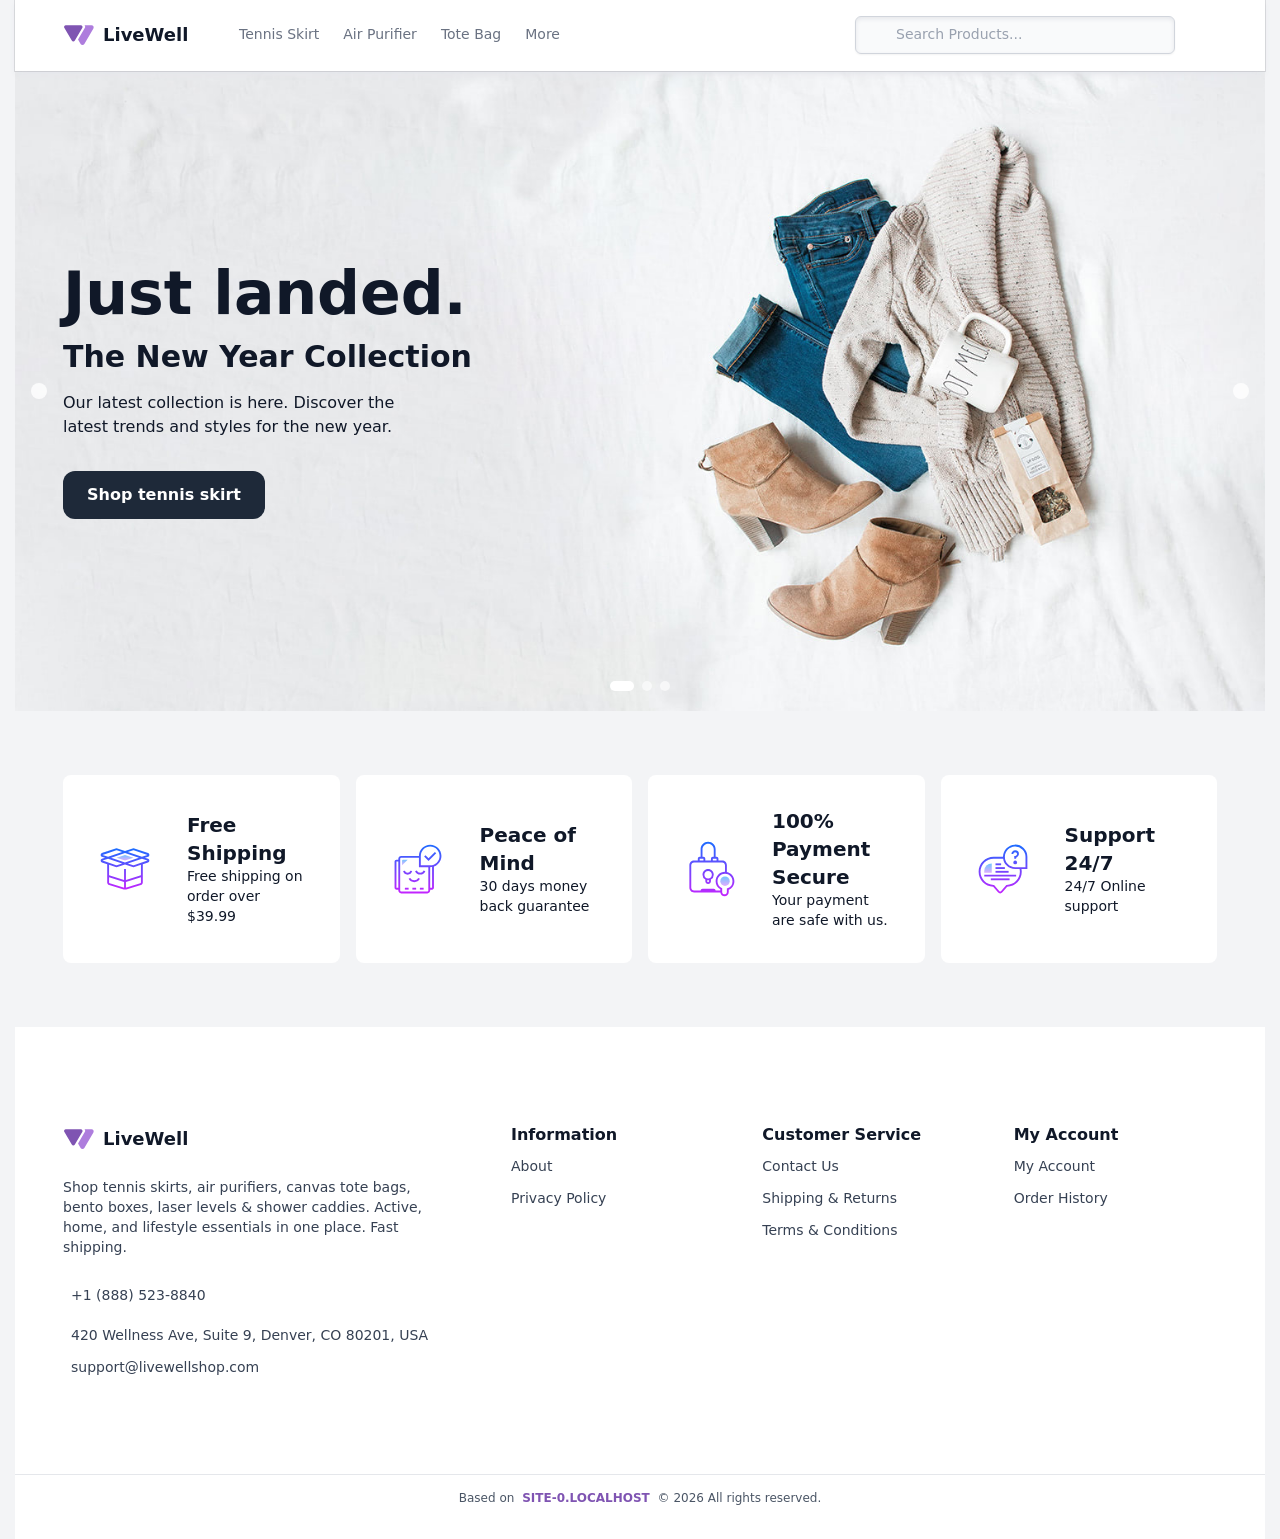
<file: index.html>
<!DOCTYPE html><html  lang="en"><head><meta charset="utf-8"><meta name="viewport" content="width=device-width, initial-scale=1"><link rel="stylesheet" href="/_nuxt/entry.BeJlypfJ.css" crossorigin><link rel="modulepreload" as="script" crossorigin href="/_nuxt/BDUEsxUd.js"><script type="module" src="/_nuxt/BDUEsxUd.js" crossorigin></script><link rel="icon" href="/images/logo.svg" type="image/svg+xml"></head><body><div id="__nuxt"></div><div id="teleports"></div><script>window.__NUXT__={};window.__NUXT__.config={public:{API_BASE_URL:"https://net.mailsaver.cc",FOLDER_NAME:"",STATIC_BASE_PATH:"",PRIMARY_COLOR:"#7F54B2",SITE_TITLE:"Store",LOGO:"",PRODUCTS_PER_PAGE:24,GLOBAL_PRODUCT_ATTRIBUTES:[],MAX_PRICE:1000,FRONT_END_URL:"",CURRENCY_CODE:"USD",CURRENCY_SYMBOL:"$",WOO_NUXT_SEO:"",i18n:{baseUrl:"",defaultLocale:"en_US",rootRedirect:"",redirectStatusCode:302,skipSettingLocaleOnNavigate:false,locales:[{code:"en_US",name:"English 🇺🇸",language:""},{code:"de_DE",name:"Deutsch 🇩🇪",language:""},{code:"es_ES",name:"Español 🇪🇸",language:""},{code:"fr_FR",name:"Français 🇫🇷",language:""},{code:"it_IT",name:"Italiano 🇮🇹",language:""},{code:"pt_BR",name:"Português 🇧🇷",language:""}],detectBrowserLanguage:{alwaysRedirect:false,cookieCrossOrigin:false,cookieDomain:"",cookieKey:"i18n_redirected",cookieSecure:false,fallbackLocale:"",redirectOn:"root",useCookie:true},experimental:{localeDetector:"",typedPages:true,typedOptionsAndMessages:false,alternateLinkCanonicalQueries:true,devCache:false,cacheLifetime:"",stripMessagesPayload:false,preload:false,strictSeo:false,nitroContextDetection:true,httpCacheDuration:10},domainLocales:{en_US:{domain:""},de_DE:{domain:""},es_ES:{domain:""},fr_FR:{domain:""},it_IT:{domain:""},pt_BR:{domain:""}}}},app:{baseURL:"/",buildId:"53bd38e1-700e-484c-9d84-c4b80caa28cc",buildAssetsDir:"_nuxt/",cdnURL:""}}</script><script type="application/json" data-nuxt-data="nuxt-app" data-ssr="false" id="__NUXT_DATA__">[{"prerenderedAt":1,"serverRendered":2},1778146847763,false]</script></body></html>
</file>
<file: _nuxt/entry.BeJlypfJ.css>
@layer properties{@supports ((-webkit-hyphens:none) and (not (margin-trim:inline))) or ((-moz-orient:inline) and (not (color:rgb(from red r g b)))){*,::backdrop,:after,:before{--tw-translate-x:0;--tw-translate-y:0;--tw-translate-z:0;--tw-scale-x:1;--tw-scale-y:1;--tw-scale-z:1;--tw-rotate-x:initial;--tw-rotate-y:initial;--tw-rotate-z:initial;--tw-skew-x:initial;--tw-skew-y:initial;--tw-pan-x:initial;--tw-pan-y:initial;--tw-pinch-zoom:initial;--tw-scroll-snap-strictness:proximity;--tw-space-y-reverse:0;--tw-space-x-reverse:0;--tw-divide-x-reverse:0;--tw-border-style:solid;--tw-divide-y-reverse:0;--tw-gradient-position:initial;--tw-gradient-from:#0000;--tw-gradient-via:#0000;--tw-gradient-to:#0000;--tw-gradient-stops:initial;--tw-gradient-via-stops:initial;--tw-gradient-from-position:0%;--tw-gradient-via-position:50%;--tw-gradient-to-position:100%;--tw-leading:initial;--tw-font-weight:initial;--tw-tracking:initial;--tw-ordinal:initial;--tw-slashed-zero:initial;--tw-numeric-figure:initial;--tw-numeric-spacing:initial;--tw-numeric-fraction:initial;--tw-shadow:0 0 #0000;--tw-shadow-color:initial;--tw-shadow-alpha:100%;--tw-inset-shadow:0 0 #0000;--tw-inset-shadow-color:initial;--tw-inset-shadow-alpha:100%;--tw-ring-color:initial;--tw-ring-shadow:0 0 #0000;--tw-inset-ring-color:initial;--tw-inset-ring-shadow:0 0 #0000;--tw-ring-inset:initial;--tw-ring-offset-width:0px;--tw-ring-offset-color:#fff;--tw-ring-offset-shadow:0 0 #0000;--tw-outline-style:solid;--tw-blur:initial;--tw-brightness:initial;--tw-contrast:initial;--tw-grayscale:initial;--tw-hue-rotate:initial;--tw-invert:initial;--tw-opacity:initial;--tw-saturate:initial;--tw-sepia:initial;--tw-drop-shadow:initial;--tw-drop-shadow-color:initial;--tw-drop-shadow-alpha:100%;--tw-drop-shadow-size:initial;--tw-backdrop-blur:initial;--tw-backdrop-brightness:initial;--tw-backdrop-contrast:initial;--tw-backdrop-grayscale:initial;--tw-backdrop-hue-rotate:initial;--tw-backdrop-invert:initial;--tw-backdrop-opacity:initial;--tw-backdrop-saturate:initial;--tw-backdrop-sepia:initial;--tw-duration:initial;--tw-ease:initial}}}@layer theme{:host,:root{--font-sans:ui-sans-serif,system-ui,sans-serif,"Apple Color Emoji","Segoe UI Emoji","Segoe UI Symbol","Noto Color Emoji";--font-mono:ui-monospace,SFMono-Regular,Menlo,Monaco,Consolas,"Liberation Mono","Courier New",monospace;--color-red-50:oklch(97.1% .013 17.38);--color-red-100:oklch(93.6% .032 17.717);--color-red-200:oklch(88.5% .062 18.334);--color-red-400:oklch(70.4% .191 22.216);--color-red-500:oklch(63.7% .237 25.331);--color-red-600:oklch(57.7% .245 27.325);--color-red-700:oklch(50.5% .213 27.518);--color-red-800:oklch(44.4% .177 26.899);--color-red-900:oklch(39.6% .141 25.723);--color-orange-500:oklch(70.5% .213 47.604);--color-amber-50:oklch(98.7% .022 95.277);--color-amber-200:oklch(92.4% .12 95.746);--color-amber-400:oklch(82.8% .189 84.429);--color-amber-600:oklch(66.6% .179 58.318);--color-amber-700:oklch(55.5% .163 48.998);--color-amber-800:oklch(47.3% .137 46.201);--color-yellow-50:oklch(98.7% .026 102.212);--color-yellow-100:oklch(97.3% .071 103.193);--color-yellow-200:oklch(94.5% .129 101.54);--color-yellow-400:oklch(85.2% .199 91.936);--color-yellow-500:oklch(79.5% .184 86.047);--color-yellow-600:oklch(68.1% .162 75.834);--color-yellow-900:oklch(42.1% .095 57.708);--color-green-50:oklch(98.2% .018 155.826);--color-green-100:oklch(96.2% .044 156.743);--color-green-200:oklch(92.5% .084 155.995);--color-green-500:oklch(72.3% .219 149.579);--color-green-600:oklch(62.7% .194 149.214);--color-emerald-50:oklch(97.9% .021 166.113);--color-emerald-700:oklch(50.8% .118 165.612);--color-blue-50:oklch(97% .014 254.604);--color-blue-100:oklch(93.2% .032 255.585);--color-blue-500:oklch(62.3% .214 259.815);--color-blue-600:oklch(54.6% .245 262.881);--color-blue-700:oklch(48.8% .243 264.376);--color-blue-900:oklch(37.9% .146 265.522);--color-indigo-50:oklch(96.2% .018 272.314);--color-indigo-600:oklch(51.1% .262 276.966);--color-purple-500:oklch(62.7% .265 303.9);--color-gray-50:oklch(98.5% .002 247.839);--color-gray-100:oklch(96.7% .003 264.542);--color-gray-200:oklch(92.8% .006 264.531);--color-gray-300:oklch(87.2% .01 258.338);--color-gray-400:oklch(70.7% .022 261.325);--color-gray-500:oklch(55.1% .027 264.364);--color-gray-600:oklch(44.6% .03 256.802);--color-gray-700:oklch(37.3% .034 259.733);--color-gray-800:oklch(27.8% .033 256.848);--color-gray-900:oklch(21% .034 264.665);--color-gray-950:oklch(13% .028 261.692);--color-black:#000;--color-white:#fff;--spacing:.25rem;--container-sm:24rem;--container-md:28rem;--container-lg:32rem;--container-xl:36rem;--container-3xl:48rem;--container-4xl:56rem;--container-6xl:72rem;--container-7xl:80rem;--text-xs:.75rem;--text-xs--line-height:1.33333;--text-sm:.875rem;--text-sm--line-height:1.42857;--text-base:1rem;--text-base--line-height:1.5;--text-lg:1.125rem;--text-lg--line-height:1.55556;--text-xl:1.25rem;--text-xl--line-height:1.4;--text-2xl:1.5rem;--text-2xl--line-height:1.33333;--text-3xl:1.875rem;--text-3xl--line-height:1.2;--text-4xl:2.25rem;--text-4xl--line-height:1.11111;--text-6xl:3.75rem;--text-6xl--line-height:1;--font-weight-light:300;--font-weight-normal:400;--font-weight-medium:500;--font-weight-semibold:600;--font-weight-bold:700;--tracking-tight:-.025em;--tracking-wide:.025em;--leading-tight:1.25;--leading-loose:2;--radius-sm:.25rem;--radius-md:.375rem;--radius-lg:.5rem;--radius-xl:.75rem;--radius-2xl:1rem;--drop-shadow-md:0 3px 3px #0000001f;--ease-out:cubic-bezier(0,0,.2,1);--ease-in-out:cubic-bezier(.4,0,.2,1);--blur-xl:24px;--default-transition-duration:.15s;--default-transition-timing-function:cubic-bezier(.4,0,.2,1);--default-font-family:var(--font-sans);--default-mono-font-family:var(--font-mono);--color-primary:var(--color-primary,#7f54b2);--color-primary-dark:oklch(from var(--color-primary) calc(l - .15) c h);--spacing-safe:env(safe-area-inset-bottom)}}@layer base{*,::backdrop,:after,:before{border:0 solid;box-sizing:border-box;margin:0;padding:0}::file-selector-button{border:0 solid;box-sizing:border-box;margin:0;padding:0}:host,html{-webkit-text-size-adjust:100%;font-family:var(--default-font-family,ui-sans-serif,system-ui,sans-serif,"Apple Color Emoji","Segoe UI Emoji","Segoe UI Symbol","Noto Color Emoji");font-feature-settings:var(--default-font-feature-settings,normal);font-variation-settings:var(--default-font-variation-settings,normal);line-height:1.5;-moz-tab-size:4;-o-tab-size:4;tab-size:4;-webkit-tap-highlight-color:transparent}hr{border-top-width:1px;color:inherit;height:0}abbr:where([title]){-webkit-text-decoration:underline dotted;text-decoration:underline dotted}h1,h2,h3,h4,h5,h6{font-size:inherit;font-weight:inherit}a{color:inherit;-webkit-text-decoration:inherit;text-decoration:inherit}b,strong{font-weight:bolder}code,kbd,pre,samp{font-family:var(--default-mono-font-family,ui-monospace,SFMono-Regular,Menlo,Monaco,Consolas,"Liberation Mono","Courier New",monospace);font-feature-settings:var(--default-mono-font-feature-settings,normal);font-size:1em;font-variation-settings:var(--default-mono-font-variation-settings,normal)}small{font-size:80%}sub,sup{font-size:75%;line-height:0;position:relative;vertical-align:baseline}sub{bottom:-.25em}sup{top:-.5em}table{border-collapse:collapse;border-color:inherit;text-indent:0}:-moz-focusring{outline:auto}progress{vertical-align:baseline}summary{display:list-item}menu,ol,ul{list-style:none}audio,canvas,embed,iframe,img,object,svg,video{display:block;vertical-align:middle}img,video{height:auto;max-width:100%}button,input,optgroup,select,textarea{background-color:#0000;border-radius:0;color:inherit;font:inherit;font-feature-settings:inherit;font-variation-settings:inherit;letter-spacing:inherit;opacity:1}::file-selector-button{background-color:#0000;border-radius:0;color:inherit;font:inherit;font-feature-settings:inherit;font-variation-settings:inherit;letter-spacing:inherit;opacity:1}:where(select:is([multiple],[size])) optgroup{font-weight:bolder}:where(select:is([multiple],[size])) optgroup option{padding-inline-start:20px}::file-selector-button{margin-inline-end:4px}::-moz-placeholder{opacity:1}::placeholder{opacity:1}@supports (not (-webkit-appearance:-apple-pay-button)) or (contain-intrinsic-size:1px){::-moz-placeholder{color:currentColor}::placeholder{color:currentColor}@supports (color:color-mix(in lab,red,red)){::-moz-placeholder{color:color-mix(in oklab,currentcolor 50%,transparent)}::placeholder{color:color-mix(in oklab,currentcolor 50%,transparent)}}}textarea{resize:vertical}::-webkit-search-decoration{-webkit-appearance:none}::-webkit-date-and-time-value{min-height:1lh;text-align:inherit}::-webkit-datetime-edit{display:inline-flex}::-webkit-datetime-edit-fields-wrapper{padding:0}::-webkit-datetime-edit,::-webkit-datetime-edit-year-field{padding-block:0}::-webkit-datetime-edit-day-field,::-webkit-datetime-edit-month-field{padding-block:0}::-webkit-datetime-edit-hour-field,::-webkit-datetime-edit-minute-field{padding-block:0}::-webkit-datetime-edit-millisecond-field,::-webkit-datetime-edit-second-field{padding-block:0}::-webkit-datetime-edit-meridiem-field{padding-block:0}::-webkit-calendar-picker-indicator{line-height:1}:-moz-ui-invalid{box-shadow:none}button,input:where([type=button],[type=reset],[type=submit]){-webkit-appearance:button;-moz-appearance:button;appearance:button}::file-selector-button{-webkit-appearance:button;-moz-appearance:button;appearance:button}::-webkit-inner-spin-button,::-webkit-outer-spin-button{height:auto}[hidden]:where(:not([hidden=until-found])){display:none!important}}@layer components{.select{-webkit-appearance:none;-moz-appearance:none;appearance:none;background-color:var(--color-white);border-color:var(--color-gray-300);border-radius:var(--radius-md);border-style:var(--tw-border-style);border-width:1px;font-size:var(--text-base);line-height:var(--tw-leading,var(--text-base--line-height));padding-block:calc(var(--spacing)*2);padding-inline:calc(var(--spacing)*4);--tw-leading:calc(var(--spacing)*6);color:var(--color-gray-900);line-height:calc(var(--spacing)*6)}@media(hover:hover){.select:hover{background-color:var(--color-gray-50)}}.select:focus{z-index:20}.select{background-image:url("data:image/svg+xml;charset=utf-8,%3Csvg xmlns='http://www.w3.org/2000/svg' width='16' height='16' fill='none' viewBox='0 0 16 16'%3E%3Cpath stroke='%23333' stroke-linecap='round' stroke-linejoin='round' stroke-width='1.5' d='m4 6 4 4 4-4'/%3E%3C/svg%3E");background-position:right 10px center;background-repeat:no-repeat;background-size:1rem;padding-right:2.5rem}.wn-form input[type=email],.wn-form input[type=password],.wn-form input[type=tel],.wn-form input[type=text],.wn-form select,.wn-form textarea{background-color:var(--color-gray-50);border-color:var(--color-gray-300);border-radius:var(--radius-md);border-style:var(--tw-border-style);border-width:1px;font-size:var(--text-base);line-height:var(--tw-leading,var(--text-base--line-height));padding-block:calc(var(--spacing)*2);padding-inline:calc(var(--spacing)*4);width:100%;--tw-leading:calc(var(--spacing)*6);color:var(--color-gray-900);line-height:calc(var(--spacing)*6);--tw-shadow:inset 0 2px 4px 0 var(--tw-shadow-color,#0000000d);box-shadow:var(--tw-inset-shadow),var(--tw-inset-ring-shadow),var(--tw-ring-offset-shadow),var(--tw-ring-shadow),var(--tw-shadow);transition-duration:var(--tw-duration,var(--default-transition-duration));transition-property:color,background-color,border-color,outline-color,text-decoration-color,fill,stroke,--tw-gradient-from,--tw-gradient-via,--tw-gradient-to;transition-timing-function:var(--tw-ease,var(--default-transition-timing-function));--tw-outline-style:none;outline-style:none}:is(.wn-form input[type=text],.wn-form input[type=email],.wn-form input[type=tel],.wn-form input[type=password],.wn-form textarea,.wn-form select):focus-visible{border-color:var(--color-primary);--tw-ring-shadow:var(--tw-ring-inset,) 0 0 0 calc(2px + var(--tw-ring-offset-width)) var(--tw-ring-color,currentcolor);box-shadow:var(--tw-inset-shadow),var(--tw-inset-ring-shadow),var(--tw-ring-offset-shadow),var(--tw-ring-shadow),var(--tw-shadow);--tw-ring-color:var(--color-primary)}@supports (color:color-mix(in lab,red,red)){:is(.wn-form input[type=text],.wn-form input[type=email],.wn-form input[type=tel],.wn-form input[type=password],.wn-form textarea,.wn-form select):focus-visible{--tw-ring-color:color-mix(in oklab,var(--color-primary) 30%,transparent)}}.wn-form select{-webkit-appearance:none;-moz-appearance:none;appearance:none;background-image:url("data:image/svg+xml;charset=utf-8,%3Csvg xmlns='http://www.w3.org/2000/svg' width='16' height='16' fill='none' viewBox='0 0 16 16'%3E%3Cpath stroke='%23333' stroke-linecap='round' stroke-linejoin='round' stroke-width='1.5' d='m4 6 4 4 4-4'/%3E%3C/svg%3E");background-position:right 10px center;background-repeat:no-repeat;background-size:1rem;padding-right:2.5rem}.wn-form label{font-size:var(--text-sm);line-height:var(--tw-leading,var(--text-sm--line-height));--tw-leading:var(--leading-loose);color:var(--color-gray-700);display:inline-block;line-height:var(--leading-loose)}.wn-form input::-moz-placeholder,.wn-form textarea::-moz-placeholder{color:var(--color-gray-400)}.wn-form input::placeholder,.wn-form textarea::placeholder{color:var(--color-gray-400)}.wn-form input:-moz-read-only,.wn-form textarea:-moz-read-only{background-color:var(--color-gray-100);border-color:var(--color-gray-200);color:var(--color-gray-900);cursor:not-allowed;--tw-shadow:0 0 #0000;box-shadow:var(--tw-inset-shadow),var(--tw-inset-ring-shadow),var(--tw-ring-offset-shadow),var(--tw-ring-shadow),var(--tw-shadow)}.wn-form input:read-only,.wn-form textarea:read-only{background-color:var(--color-gray-100);border-color:var(--color-gray-200);color:var(--color-gray-900);cursor:not-allowed;--tw-shadow:0 0 #0000;box-shadow:var(--tw-inset-shadow),var(--tw-inset-ring-shadow),var(--tw-ring-offset-shadow),var(--tw-ring-shadow),var(--tw-shadow)}.wn-form input:-moz-read-only:focus,.wn-form input:-moz-read-only:focus-visible,.wn-form textarea:-moz-read-only:focus,.wn-form textarea:-moz-read-only:focus-visible{border-color:var(--color-gray-200);--tw-ring-shadow:var(--tw-ring-inset,) 0 0 0 calc(var(--tw-ring-offset-width)) var(--tw-ring-color,currentcolor);box-shadow:var(--tw-inset-shadow),var(--tw-inset-ring-shadow),var(--tw-ring-offset-shadow),var(--tw-ring-shadow),var(--tw-shadow)}.wn-form input:read-only:focus,.wn-form input:read-only:focus-visible,.wn-form textarea:read-only:focus,.wn-form textarea:read-only:focus-visible{border-color:var(--color-gray-200);--tw-ring-shadow:var(--tw-ring-inset,) 0 0 0 calc(var(--tw-ring-offset-width)) var(--tw-ring-color,currentcolor);box-shadow:var(--tw-inset-shadow),var(--tw-inset-ring-shadow),var(--tw-ring-offset-shadow),var(--tw-ring-shadow),var(--tw-shadow)}.wn-form input:disabled,.wn-form select:disabled,.wn-form textarea:disabled{background-color:var(--color-gray-100);border-color:var(--color-gray-200);color:var(--color-gray-400);cursor:not-allowed;opacity:.7;--tw-shadow:0 0 #0000;box-shadow:var(--tw-inset-shadow),var(--tw-inset-ring-shadow),var(--tw-ring-offset-shadow),var(--tw-ring-shadow),var(--tw-shadow)}.wn-form input.has-error,.wn-form textarea.has-error{border-color:var(--color-red-500)}.wn-form input[aria-invalid=true],.wn-form select[aria-invalid=true],.wn-form textarea[aria-invalid=true]{border-color:var(--color-red-500);--tw-ring-shadow:var(--tw-ring-inset,) 0 0 0 calc(2px + var(--tw-ring-offset-width)) var(--tw-ring-color,currentcolor);box-shadow:var(--tw-inset-shadow),var(--tw-inset-ring-shadow),var(--tw-ring-offset-shadow),var(--tw-ring-shadow),var(--tw-shadow);--tw-ring-color:#fb2c3640}@supports (color:color-mix(in lab,red,red)){.wn-form input[aria-invalid=true],.wn-form select[aria-invalid=true],.wn-form textarea[aria-invalid=true]{--tw-ring-color:color-mix(in oklab,var(--color-red-500) 25%,transparent)}}}@layer utilities{.\@container{container-type:inline-size}.pointer-events-none{pointer-events:none}.collapse{visibility:collapse}.invisible{visibility:hidden}.visible{visibility:visible}.sr-only{border-width:0;clip-path:inset(50%);height:1px;margin:-1px;overflow:hidden;padding:0;position:absolute;white-space:nowrap;width:1px}.not-sr-only{clip-path:none;height:auto;margin:0;overflow:visible;padding:0;position:static;white-space:normal;width:auto}.absolute{position:absolute}.fixed{position:fixed}.relative{position:relative}.static{position:static}.sticky{position:sticky}.inset-0{inset:calc(var(--spacing)*0)}.inset-x-0{inset-inline:calc(var(--spacing)*0)}.start{inset-inline-start:var(--spacing)}.end{inset-inline-end:var(--spacing)}.end-safe{inset-inline-end:var(--spacing-safe)}.-top-1{top:calc(var(--spacing)*-1)}.top-0{top:calc(var(--spacing)*0)}.top-1\/2{top:50%}.top-2{top:calc(var(--spacing)*2)}.top-3{top:calc(var(--spacing)*3)}.top-4{top:calc(var(--spacing)*4)}.top-6{top:calc(var(--spacing)*6)}.top-12{top:calc(var(--spacing)*12)}.top-24{top:calc(var(--spacing)*24)}.top-full{top:100%}.-right-1{right:calc(var(--spacing)*-1)}.-right-2{right:calc(var(--spacing)*-2)}.right-0{right:calc(var(--spacing)*0)}.right-2{right:calc(var(--spacing)*2)}.right-3{right:calc(var(--spacing)*3)}.right-4{right:calc(var(--spacing)*4)}.right-6{right:calc(var(--spacing)*6)}.bottom-0{bottom:calc(var(--spacing)*0)}.bottom-2{bottom:calc(var(--spacing)*2)}.bottom-4{bottom:calc(var(--spacing)*4)}.bottom-5{bottom:calc(var(--spacing)*5)}.bottom-full{bottom:100%}.left-0{left:calc(var(--spacing)*0)}.left-1\/2{left:50%}.left-2{left:calc(var(--spacing)*2)}.left-4{left:calc(var(--spacing)*4)}.left-5{left:calc(var(--spacing)*5)}.left-6{left:calc(var(--spacing)*6)}.left-8{left:calc(var(--spacing)*8)}.isolate{isolation:isolate}.isolation-auto{isolation:auto}.z-0{z-index:0}.z-10{z-index:10}.z-20{z-index:20}.z-30{z-index:30}.z-40{z-index:40}.z-50{z-index:50}.z-\[60\]{z-index:60}.z-\[90\]{z-index:90}.z-\[95\]{z-index:95}.order-last{order:9999}.col-span-full{grid-column:1/-1}.container{width:100%}@media(min-width:40rem){.container{max-width:40rem}}@media(min-width:48rem){.container{max-width:48rem}}@media(min-width:64rem){.container{max-width:64rem}}@media(min-width:80rem){.container{max-width:80rem}}@media(min-width:96rem){.container{max-width:96rem}}.m-0{margin:calc(var(--spacing)*0)}.m-4{margin:calc(var(--spacing)*4)}.m-auto{margin:auto}.mx-1{margin-inline:calc(var(--spacing)*1)}.mx-2{margin-inline:calc(var(--spacing)*2)}.mx-auto{margin-inline:auto}.my-2{margin-block:calc(var(--spacing)*2)}.my-4{margin-block:calc(var(--spacing)*4)}.my-6{margin-block:calc(var(--spacing)*6)}.my-8{margin-block:calc(var(--spacing)*8)}.my-10{margin-block:calc(var(--spacing)*10)}.my-12{margin-block:calc(var(--spacing)*12)}.my-16{margin-block:calc(var(--spacing)*16)}.my-24{margin-block:calc(var(--spacing)*24)}.my-32{margin-block:calc(var(--spacing)*32)}.my-auto{margin-block:auto}.-mt-1{margin-top:calc(var(--spacing)*-1)}.mt-0\.5{margin-top:calc(var(--spacing)*.5)}.mt-1{margin-top:calc(var(--spacing)*1)}.mt-2{margin-top:calc(var(--spacing)*2)}.mt-3{margin-top:calc(var(--spacing)*3)}.mt-4{margin-top:calc(var(--spacing)*4)}.mt-6{margin-top:calc(var(--spacing)*6)}.mt-8{margin-top:calc(var(--spacing)*8)}.mt-10{margin-top:calc(var(--spacing)*10)}.mt-12{margin-top:calc(var(--spacing)*12)}.mt-auto{margin-top:auto}.mr-0\.5{margin-right:calc(var(--spacing)*.5)}.mr-1{margin-right:calc(var(--spacing)*1)}.mr-2{margin-right:calc(var(--spacing)*2)}.mr-4{margin-right:calc(var(--spacing)*4)}.mr-6{margin-right:calc(var(--spacing)*6)}.mr-auto{margin-right:auto}.\!mb-0{margin-bottom:calc(var(--spacing)*0)!important}.mb-0\.5{margin-bottom:calc(var(--spacing)*.5)}.mb-1{margin-bottom:calc(var(--spacing)*1)}.mb-1\.5{margin-bottom:calc(var(--spacing)*1.5)}.mb-2{margin-bottom:calc(var(--spacing)*2)}.mb-3{margin-bottom:calc(var(--spacing)*3)}.mb-4{margin-bottom:calc(var(--spacing)*4)}.mb-5{margin-bottom:calc(var(--spacing)*5)}.mb-6{margin-bottom:calc(var(--spacing)*6)}.mb-8{margin-bottom:calc(var(--spacing)*8)}.mb-10{margin-bottom:calc(var(--spacing)*10)}.mb-12{margin-bottom:calc(var(--spacing)*12)}.mb-16{margin-bottom:calc(var(--spacing)*16)}.mb-20{margin-bottom:calc(var(--spacing)*20)}.mb-24{margin-bottom:calc(var(--spacing)*24)}.mb-safe{margin-bottom:var(--spacing-safe)}.ml-1{margin-left:calc(var(--spacing)*1)}.ml-2{margin-left:calc(var(--spacing)*2)}.ml-auto{margin-left:auto}.line-clamp-1{-webkit-line-clamp:1}.line-clamp-1,.line-clamp-2{-webkit-box-orient:vertical;display:-webkit-box;overflow:hidden}.line-clamp-2{-webkit-line-clamp:2}.block{display:block}.contents{display:contents}.flex{display:flex}.flow-root{display:flow-root}.grid{display:grid}.hidden{display:none}.inline{display:inline}.inline-block{display:inline-block}.inline-flex{display:inline-flex}.inline-grid{display:inline-grid}.inline-table{display:inline-table}.list-item{display:list-item}.table{display:table}.table-caption{display:table-caption}.table-cell{display:table-cell}.table-column{display:table-column}.table-column-group{display:table-column-group}.table-footer-group{display:table-footer-group}.table-header-group{display:table-header-group}.table-row{display:table-row}.table-row-group{display:table-row-group}.aspect-8\/9{aspect-ratio:8/9}.aspect-square{aspect-ratio:1}.h-0{height:calc(var(--spacing)*0)}.h-1\.5{height:calc(var(--spacing)*1.5)}.h-1\/2{height:50%}.h-2\.5{height:calc(var(--spacing)*2.5)}.h-4{height:calc(var(--spacing)*4)}.h-5{height:calc(var(--spacing)*5)}.h-6{height:calc(var(--spacing)*6)}.h-8{height:calc(var(--spacing)*8)}.h-10{height:calc(var(--spacing)*10)}.h-12{height:calc(var(--spacing)*12)}.h-14{height:calc(var(--spacing)*14)}.h-16{height:calc(var(--spacing)*16)}.h-24{height:calc(var(--spacing)*24)}.h-\[420px\]{height:420px}.h-full{height:100%}.h-px{height:1px}.max-h-56{max-height:calc(var(--spacing)*56)}.max-h-60{max-height:calc(var(--spacing)*60)}.max-h-\[min\(40vh\,22rem\)\]{max-height:min(40vh,22rem)}.min-h-0{min-height:calc(var(--spacing)*0)}.min-h-16{min-height:calc(var(--spacing)*16)}.min-h-25{min-height:calc(var(--spacing)*25)}.min-h-37\.5{min-height:calc(var(--spacing)*37.5)}.min-h-62\.5{min-height:calc(var(--spacing)*62.5)}.min-h-100{min-height:calc(var(--spacing)*100)}.min-h-125{min-height:calc(var(--spacing)*125)}.min-h-150{min-height:calc(var(--spacing)*150)}.min-h-\[55vh\]{min-height:55vh}.min-h-\[60vh\]{min-height:60vh}.min-h-\[500px\]{min-height:500px}.min-h-\[600px\]{min-height:600px}.min-h-screen{min-height:100vh}.w-0{width:calc(var(--spacing)*0)}.w-0\.5{width:calc(var(--spacing)*.5)}.w-1\.5{width:calc(var(--spacing)*1.5)}.w-1\/3{width:33.3333%}.w-2\.5{width:calc(var(--spacing)*2.5)}.w-4{width:calc(var(--spacing)*4)}.w-5{width:calc(var(--spacing)*5)}.w-6{width:calc(var(--spacing)*6)}.w-8{width:calc(var(--spacing)*8)}.w-10{width:calc(var(--spacing)*10)}.w-11\/12{width:91.6667%}.w-12{width:calc(var(--spacing)*12)}.w-14{width:calc(var(--spacing)*14)}.w-16{width:calc(var(--spacing)*16)}.w-20{width:calc(var(--spacing)*20)}.w-24{width:calc(var(--spacing)*24)}.w-40{width:calc(var(--spacing)*40)}.w-\[21\%\]{width:21%}.w-\[60\%\]{width:60%}.w-\[68\%\]{width:68%}.w-auto{width:auto}.w-full{width:100%}.max-w-4xl{max-width:var(--container-4xl)}.max-w-6xl{max-width:var(--container-6xl)}.max-w-80{max-width:calc(var(--spacing)*80)}.max-w-\[7\.5rem\]{max-width:7.5rem}.max-w-full{max-width:100%}.max-w-lg{max-width:var(--container-lg)}.max-w-md{max-width:var(--container-md)}.max-w-sm{max-width:var(--container-sm)}.max-w-xl{max-width:var(--container-xl)}.min-w-0{min-width:calc(var(--spacing)*0)}.min-w-4{min-width:calc(var(--spacing)*4)}.min-w-4\.5{min-width:calc(var(--spacing)*4.5)}.min-w-37\.5{min-width:calc(var(--spacing)*37.5)}.min-w-\[10rem\]{min-width:10rem}.min-w-\[120px\]{min-width:120px}.min-w-\[640px\]{min-width:640px}.flex-1{flex:1}.flex-\[0_0_100\%\]{flex:0 0 100%}.flex-none{flex:none}.flex-shrink-0{flex-shrink:0}.shrink{flex-shrink:1}.shrink-0{flex-shrink:0}.grow{flex-grow:1}.table-auto{table-layout:auto}.border-collapse{border-collapse:collapse}.-translate-x-1\/2{--tw-translate-x:-50%}.-translate-x-1\/2,.-translate-x-\[110vw\]{translate:var(--tw-translate-x) var(--tw-translate-y)}.-translate-x-\[110vw\]{--tw-translate-x:-110vw}.-translate-y-1\/2{--tw-translate-y:-50%}.-translate-y-1\/2,.-translate-y-4{translate:var(--tw-translate-x) var(--tw-translate-y)}.-translate-y-4{--tw-translate-y:calc(var(--spacing)*-4)}.translate-none{translate:none}.scale-0{--tw-scale-x:0%;--tw-scale-y:0%;--tw-scale-z:0%}.scale-0,.scale-100{scale:var(--tw-scale-x) var(--tw-scale-y)}.scale-100{--tw-scale-x:100%;--tw-scale-y:100%;--tw-scale-z:100%}.scale-125{--tw-scale-x:125%;--tw-scale-y:125%;--tw-scale-z:125%;scale:var(--tw-scale-x) var(--tw-scale-y)}.scale-3d{scale:var(--tw-scale-x) var(--tw-scale-y) var(--tw-scale-z)}.rotate-180{rotate:180deg}.transform{transform:var(--tw-rotate-x,) var(--tw-rotate-y,) var(--tw-rotate-z,) var(--tw-skew-x,) var(--tw-skew-y,)}.cursor-grab{cursor:grab}.cursor-grabbing{cursor:grabbing}.cursor-not-allowed{cursor:not-allowed}.cursor-pointer{cursor:pointer}.touch-pan-x{--tw-pan-x:pan-x}.touch-pan-x,.touch-pinch-zoom{touch-action:var(--tw-pan-x,) var(--tw-pan-y,) var(--tw-pinch-zoom,)}.touch-pinch-zoom{--tw-pinch-zoom:pinch-zoom}.resize{resize:both}.snap-x{scroll-snap-type:x var(--tw-scroll-snap-strictness)}.snap-mandatory{--tw-scroll-snap-strictness:mandatory}.snap-start{scroll-snap-align:start}.snap-always{scroll-snap-stop:always}.list-none{list-style-type:none}.appearance-none{-webkit-appearance:none;-moz-appearance:none;appearance:none}.grid-cols-2{grid-template-columns:repeat(2,minmax(0,1fr))}.grid-cols-\[80px_1fr\]{grid-template-columns:80px 1fr}.grid-cols-\[repeat\(auto-fit\,minmax\(180px\,1fr\)\)\]{grid-template-columns:repeat(auto-fit,minmax(180px,1fr))}.flex-col{flex-direction:column}.flex-wrap{flex-wrap:wrap}.items-center{align-items:center}.items-end{align-items:flex-end}.items-start{align-items:flex-start}.items-stretch{align-items:stretch}.justify-between{justify-content:space-between}.justify-center{justify-content:center}.justify-end{justify-content:flex-end}.justify-evenly{justify-content:space-evenly}.justify-start{justify-content:flex-start}.gap-1{gap:calc(var(--spacing)*1)}.gap-1\.5{gap:calc(var(--spacing)*1.5)}.gap-2{gap:calc(var(--spacing)*2)}.gap-3{gap:calc(var(--spacing)*3)}.gap-4{gap:calc(var(--spacing)*4)}.gap-6{gap:calc(var(--spacing)*6)}.gap-8{gap:calc(var(--spacing)*8)}.gap-10{gap:calc(var(--spacing)*10)}.gap-12{gap:calc(var(--spacing)*12)}.gap-32{gap:calc(var(--spacing)*32)}:where(.space-y-1\.5>:not(:last-child)){--tw-space-y-reverse:0;margin-block-end:calc(var(--spacing)*1.5*(1 - var(--tw-space-y-reverse)));margin-block-start:calc(var(--spacing)*1.5*var(--tw-space-y-reverse))}:where(.space-y-2>:not(:last-child)){--tw-space-y-reverse:0;margin-block-end:calc(var(--spacing)*2*(1 - var(--tw-space-y-reverse)));margin-block-start:calc(var(--spacing)*2*var(--tw-space-y-reverse))}:where(.space-y-3>:not(:last-child)){--tw-space-y-reverse:0;margin-block-end:calc(var(--spacing)*3*(1 - var(--tw-space-y-reverse)));margin-block-start:calc(var(--spacing)*3*var(--tw-space-y-reverse))}:where(.space-y-4>:not(:last-child)){--tw-space-y-reverse:0;margin-block-end:calc(var(--spacing)*4*(1 - var(--tw-space-y-reverse)));margin-block-start:calc(var(--spacing)*4*var(--tw-space-y-reverse))}:where(.space-y-5>:not(:last-child)){--tw-space-y-reverse:0;margin-block-end:calc(var(--spacing)*5*(1 - var(--tw-space-y-reverse)));margin-block-start:calc(var(--spacing)*5*var(--tw-space-y-reverse))}:where(.space-y-6>:not(:last-child)){--tw-space-y-reverse:0;margin-block-end:calc(var(--spacing)*6*(1 - var(--tw-space-y-reverse)));margin-block-start:calc(var(--spacing)*6*var(--tw-space-y-reverse))}:where(.space-y-reverse>:not(:last-child)){--tw-space-y-reverse:1}.gap-x-2{-moz-column-gap:calc(var(--spacing)*2);column-gap:calc(var(--spacing)*2)}:where(.-space-x-px>:not(:last-child)){--tw-space-x-reverse:0;margin-inline-end:calc(-1px*(1 - var(--tw-space-x-reverse)));margin-inline-start:calc(-1px*var(--tw-space-x-reverse))}:where(.space-x-reverse>:not(:last-child)){--tw-space-x-reverse:1}.gap-y-1{row-gap:calc(var(--spacing)*1)}:where(.divide-x>:not(:last-child)){--tw-divide-x-reverse:0;border-inline-end-width:calc(1px*(1 - var(--tw-divide-x-reverse)));border-inline-start-width:calc(1px*var(--tw-divide-x-reverse));border-inline-style:var(--tw-border-style)}:where(.divide-y>:not(:last-child)){--tw-divide-y-reverse:0;border-bottom-style:var(--tw-border-style);border-bottom-width:calc(1px*(1 - var(--tw-divide-y-reverse)));border-top-style:var(--tw-border-style);border-top-width:calc(1px*var(--tw-divide-y-reverse))}:where(.divide-y-reverse>:not(:last-child)){--tw-divide-y-reverse:1}:where(.divide-gray-100>:not(:last-child)){border-color:var(--color-gray-100)}:where(.divide-gray-200>:not(:last-child)){border-color:var(--color-gray-200)}.self-center{align-self:center}.self-end{align-self:flex-end}.justify-self-center{justify-self:center}.truncate{overflow:hidden;text-overflow:ellipsis;white-space:nowrap}.overflow-auto{overflow:auto}.overflow-hidden{overflow:hidden}.overflow-x-auto{overflow-x:auto}.overflow-x-hidden{overflow-x:hidden}.overflow-y-auto{overflow-y:auto}.overflow-y-scroll{overflow-y:scroll}.overscroll-x-contain{overscroll-behavior-x:contain}.overscroll-y-auto{overscroll-behavior-y:auto}.scroll-smooth{scroll-behavior:smooth}.\!rounded-full{border-radius:3.40282e+38px!important}.rounded{border-radius:.25rem}.rounded-2xl{border-radius:var(--radius-2xl)}.rounded-full{border-radius:3.40282e+38px}.rounded-lg{border-radius:var(--radius-lg)}.rounded-md{border-radius:var(--radius-md)}.rounded-none{border-radius:0}.rounded-sm{border-radius:var(--radius-sm)}.rounded-xl{border-radius:var(--radius-xl)}.rounded-s{border-end-start-radius:.25rem}.rounded-s,.rounded-ss{border-start-start-radius:.25rem}.rounded-e{border-end-end-radius:.25rem}.rounded-e,.rounded-se{border-start-end-radius:.25rem}.rounded-ee{border-end-end-radius:.25rem}.rounded-es{border-end-start-radius:.25rem}.rounded-t{border-top-right-radius:.25rem}.rounded-l,.rounded-t{border-top-left-radius:.25rem}.rounded-l{border-bottom-left-radius:.25rem}.rounded-l-lg{border-bottom-left-radius:var(--radius-lg);border-top-left-radius:var(--radius-lg)}.rounded-l-md{border-bottom-left-radius:var(--radius-md);border-top-left-radius:var(--radius-md)}.rounded-l-none\!{border-bottom-left-radius:0!important;border-top-left-radius:0!important}.rounded-tl{border-top-left-radius:.25rem}.rounded-r{border-bottom-right-radius:.25rem;border-top-right-radius:.25rem}.rounded-r-lg{border-bottom-right-radius:var(--radius-lg);border-top-right-radius:var(--radius-lg)}.rounded-tr{border-top-right-radius:.25rem}.rounded-b{border-bottom-left-radius:.25rem;border-bottom-right-radius:.25rem}.rounded-b-lg{border-bottom-left-radius:var(--radius-lg);border-bottom-right-radius:var(--radius-lg)}.rounded-br{border-bottom-right-radius:.25rem}.rounded-bl{border-bottom-left-radius:.25rem}.border{border-style:var(--tw-border-style);border-width:1px}.border-0{border-style:var(--tw-border-style);border-width:0}.border-1{border-style:var(--tw-border-style);border-width:1px}.border-2{border-style:var(--tw-border-style);border-width:2px}.border-8{border-style:var(--tw-border-style);border-width:8px}.border-x{border-inline-style:var(--tw-border-style);border-inline-width:1px}.border-y{border-block-style:var(--tw-border-style);border-block-width:1px}.border-s{border-inline-start-style:var(--tw-border-style);border-inline-start-width:1px}.border-e{border-inline-end-style:var(--tw-border-style);border-inline-end-width:1px}.border-bs{border-block-start-style:var(--tw-border-style);border-block-start-width:1px}.border-be{border-block-end-style:var(--tw-border-style);border-block-end-width:1px}.border-t{border-top-style:var(--tw-border-style);border-top-width:1px}.border-r{border-right-style:var(--tw-border-style);border-right-width:1px}.border-b{border-bottom-style:var(--tw-border-style);border-bottom-width:1px}.border-b-2{border-bottom-style:var(--tw-border-style);border-bottom-width:2px}.border-l{border-left-style:var(--tw-border-style);border-left-width:1px}.border-l-0{border-left-style:var(--tw-border-style);border-left-width:0}.border-amber-200{border-color:var(--color-amber-200)}.border-blue-100{border-color:var(--color-blue-100)}.border-gray-100{border-color:var(--color-gray-100)}.border-gray-200{border-color:var(--color-gray-200)}.border-gray-300{border-color:var(--color-gray-300)}.border-gray-400{border-color:var(--color-gray-400)}.border-green-100{border-color:var(--color-green-100)}.border-green-200{border-color:var(--color-green-200)}.border-primary{border-color:var(--color-primary)}.border-red-100{border-color:var(--color-red-100)}.border-red-200{border-color:var(--color-red-200)}.border-transparent{border-color:#0000}.border-white{border-color:var(--color-white)}.border-yellow-100{border-color:var(--color-yellow-100)}.border-yellow-200{border-color:var(--color-yellow-200)}.border-yellow-500{border-color:var(--color-yellow-500)}.border-yellow-600{border-color:var(--color-yellow-600)}.border-t-gray-900{border-top-color:var(--color-gray-900)}.bg-amber-50{background-color:var(--color-amber-50)}.bg-black{background-color:var(--color-black)}.bg-blue-50{background-color:var(--color-blue-50)}.bg-blue-600{background-color:var(--color-blue-600)}.bg-emerald-50{background-color:var(--color-emerald-50)}.bg-gray-50{background-color:var(--color-gray-50)}.bg-gray-100{background-color:var(--color-gray-100)}.bg-gray-200{background-color:var(--color-gray-200)}.bg-gray-300{background-color:var(--color-gray-300)}.bg-gray-400\/60{background-color:#99a1af99}@supports (color:color-mix(in lab,red,red)){.bg-gray-400\/60{background-color:color-mix(in oklab,var(--color-gray-400) 60%,transparent)}}.bg-gray-800{background-color:var(--color-gray-800)}.bg-gray-900{background-color:var(--color-gray-900)}.bg-gray-900\/95{background-color:#101828f2}@supports (color:color-mix(in lab,red,red)){.bg-gray-900\/95{background-color:color-mix(in oklab,var(--color-gray-900) 95%,transparent)}}.bg-green-50{background-color:var(--color-green-50)}.bg-green-100{background-color:var(--color-green-100)}.bg-green-500{background-color:var(--color-green-500)}.bg-indigo-50{background-color:var(--color-indigo-50)}.bg-primary,.bg-primary\/10{background-color:var(--color-primary)}@supports (color:color-mix(in lab,red,red)){.bg-primary\/10{background-color:color-mix(in oklab,var(--color-primary) 10%,transparent)}}.bg-red-50{background-color:var(--color-red-50)}.bg-red-400{background-color:var(--color-red-400)}.bg-red-500{background-color:var(--color-red-500)}.bg-red-600{background-color:var(--color-red-600)}.bg-transparent{background-color:#0000}.bg-white{background-color:var(--color-white)}.bg-white\/25{background-color:#ffffff40}@supports (color:color-mix(in lab,red,red)){.bg-white\/25{background-color:color-mix(in oklab,var(--color-white) 25%,transparent)}}.bg-white\/50{background-color:#ffffff80}@supports (color:color-mix(in lab,red,red)){.bg-white\/50{background-color:color-mix(in oklab,var(--color-white) 50%,transparent)}}.bg-white\/60{background-color:#fff9}@supports (color:color-mix(in lab,red,red)){.bg-white\/60{background-color:color-mix(in oklab,var(--color-white) 60%,transparent)}}.bg-white\/80{background-color:#fffc}@supports (color:color-mix(in lab,red,red)){.bg-white\/80{background-color:color-mix(in oklab,var(--color-white) 80%,transparent)}}.bg-white\/90{background-color:#ffffffe6}@supports (color:color-mix(in lab,red,red)){.bg-white\/90{background-color:color-mix(in oklab,var(--color-white) 90%,transparent)}}.bg-yellow-50{background-color:var(--color-yellow-50)}.bg-yellow-100{background-color:var(--color-yellow-100)}.bg-yellow-400{background-color:var(--color-yellow-400)}.bg-yellow-500{background-color:var(--color-yellow-500)}.bg-linear-to-br{--tw-gradient-position:to bottom right}@supports (background-image:linear-gradient(in lab,red,red)){.bg-linear-to-br{--tw-gradient-position:to bottom right in oklab}}.bg-linear-to-br{background-image:linear-gradient(var(--tw-gradient-stops))}.bg-linear-to-l{--tw-gradient-position:to left}@supports (background-image:linear-gradient(in lab,red,red)){.bg-linear-to-l{--tw-gradient-position:to left in oklab}}.bg-linear-to-l{background-image:linear-gradient(var(--tw-gradient-stops))}.bg-linear-to-r{--tw-gradient-position:to right}@supports (background-image:linear-gradient(in lab,red,red)){.bg-linear-to-r{--tw-gradient-position:to right in oklab}}.bg-linear-to-r{background-image:linear-gradient(var(--tw-gradient-stops))}.bg-linear-to-t{--tw-gradient-position:to top}@supports (background-image:linear-gradient(in lab,red,red)){.bg-linear-to-t{--tw-gradient-position:to top in oklab}}.bg-linear-to-t{background-image:linear-gradient(var(--tw-gradient-stops))}.from-black{--tw-gradient-from:var(--color-black);--tw-gradient-stops:var(--tw-gradient-via-stops,var(--tw-gradient-position),var(--tw-gradient-from) var(--tw-gradient-from-position),var(--tw-gradient-to) var(--tw-gradient-to-position))}.from-gray-200{--tw-gradient-from:var(--color-gray-200);--tw-gradient-stops:var(--tw-gradient-via-stops,var(--tw-gradient-position),var(--tw-gradient-from) var(--tw-gradient-from-position),var(--tw-gradient-to) var(--tw-gradient-to-position))}.from-primary{--tw-gradient-from:var(--color-primary);--tw-gradient-stops:var(--tw-gradient-via-stops,var(--tw-gradient-position),var(--tw-gradient-from) var(--tw-gradient-from-position),var(--tw-gradient-to) var(--tw-gradient-to-position))}.from-primary\/10{--tw-gradient-from:var(--color-primary)}@supports (color:color-mix(in lab,red,red)){.from-primary\/10{--tw-gradient-from:color-mix(in oklab,var(--color-primary) 10%,transparent)}}.from-primary\/10{--tw-gradient-stops:var(--tw-gradient-via-stops,var(--tw-gradient-position),var(--tw-gradient-from) var(--tw-gradient-from-position),var(--tw-gradient-to) var(--tw-gradient-to-position))}.to-primary-dark{--tw-gradient-to:var(--color-primary-dark);--tw-gradient-stops:var(--tw-gradient-via-stops,var(--tw-gradient-position),var(--tw-gradient-from) var(--tw-gradient-from-position),var(--tw-gradient-to) var(--tw-gradient-to-position))}.to-primary\/5{--tw-gradient-to:var(--color-primary)}@supports (color:color-mix(in lab,red,red)){.to-primary\/5{--tw-gradient-to:color-mix(in oklab,var(--color-primary) 5%,transparent)}}.to-primary\/5{--tw-gradient-stops:var(--tw-gradient-via-stops,var(--tw-gradient-position),var(--tw-gradient-from) var(--tw-gradient-from-position),var(--tw-gradient-to) var(--tw-gradient-to-position))}.to-transparent{--tw-gradient-to:transparent;--tw-gradient-stops:var(--tw-gradient-via-stops,var(--tw-gradient-position),var(--tw-gradient-from) var(--tw-gradient-from-position),var(--tw-gradient-to) var(--tw-gradient-to-position))}.bg-repeat{background-repeat:repeat}.mask-no-clip{-webkit-mask-clip:no-clip;mask-clip:no-clip}.mask-repeat{-webkit-mask-repeat:repeat;mask-repeat:repeat}.object-contain{-o-object-fit:contain;object-fit:contain}.object-cover{-o-object-fit:cover;object-fit:cover}.object-top{-o-object-position:top;object-position:top}.p-0{padding:calc(var(--spacing)*0)}.p-0\.5{padding:calc(var(--spacing)*.5)}.p-0\.75{padding:calc(var(--spacing)*.75)}.p-1{padding:calc(var(--spacing)*1)}.p-1\.5{padding:calc(var(--spacing)*1.5)}.p-2{padding:calc(var(--spacing)*2)}.p-2\.5{padding:calc(var(--spacing)*2.5)}.p-3{padding:calc(var(--spacing)*3)}.p-4{padding:calc(var(--spacing)*4)}.p-5{padding:calc(var(--spacing)*5)}.p-6{padding:calc(var(--spacing)*6)}.p-8{padding:calc(var(--spacing)*8)}.px-1\.5{padding-inline:calc(var(--spacing)*1.5)}.px-2{padding-inline:calc(var(--spacing)*2)}.px-3{padding-inline:calc(var(--spacing)*3)}.px-4{padding-inline:calc(var(--spacing)*4)}.px-5{padding-inline:calc(var(--spacing)*5)}.px-6{padding-inline:calc(var(--spacing)*6)}.px-8{padding-inline:calc(var(--spacing)*8)}.py-1{padding-block:calc(var(--spacing)*1)}.py-1\.5{padding-block:calc(var(--spacing)*1.5)}.py-2{padding-block:calc(var(--spacing)*2)}.py-2\.5{padding-block:calc(var(--spacing)*2.5)}.py-3{padding-block:calc(var(--spacing)*3)}.py-4{padding-block:calc(var(--spacing)*4)}.py-6{padding-block:calc(var(--spacing)*6)}.py-8{padding-block:calc(var(--spacing)*8)}.py-12{padding-block:calc(var(--spacing)*12)}.py-20{padding-block:calc(var(--spacing)*20)}.pt-0\.5{padding-top:calc(var(--spacing)*.5)}.pt-2{padding-top:calc(var(--spacing)*2)}.pt-4{padding-top:calc(var(--spacing)*4)}.pt-6{padding-top:calc(var(--spacing)*6)}.pt-8{padding-top:calc(var(--spacing)*8)}.pr-6{padding-right:calc(var(--spacing)*6)}.pb-2{padding-bottom:calc(var(--spacing)*2)}.pb-4{padding-bottom:calc(var(--spacing)*4)}.pb-5{padding-bottom:calc(var(--spacing)*5)}.pb-8{padding-bottom:calc(var(--spacing)*8)}.pl-1{padding-left:calc(var(--spacing)*1)}.pl-2{padding-left:calc(var(--spacing)*2)}.pl-6{padding-left:calc(var(--spacing)*6)}.pl-10{padding-left:calc(var(--spacing)*10)}.text-center{text-align:center}.text-left{text-align:left}.text-right{text-align:right}.font-sans{font-family:var(--font-sans)}.text-2xl{font-size:var(--text-2xl);line-height:var(--tw-leading,var(--text-2xl--line-height))}.text-3xl{font-size:var(--text-3xl);line-height:var(--tw-leading,var(--text-3xl--line-height))}.text-6xl{font-size:var(--text-6xl);line-height:var(--tw-leading,var(--text-6xl--line-height))}.text-base{font-size:var(--text-base);line-height:var(--tw-leading,var(--text-base--line-height))}.text-lg{font-size:var(--text-lg);line-height:var(--tw-leading,var(--text-lg--line-height))}.text-sm{font-size:var(--text-sm);line-height:var(--tw-leading,var(--text-sm--line-height))}.text-xl{font-size:var(--text-xl);line-height:var(--tw-leading,var(--text-xl--line-height))}.text-xs{font-size:var(--text-xs);line-height:var(--tw-leading,var(--text-xs--line-height))}.text-\[10px\]{font-size:10px}.text-\[11px\]{font-size:11px}.text-\[12px\]{font-size:12px}.text-\[14px\]{font-size:14px}.text-\[18px\]{font-size:18px}.text-\[20px\]{font-size:20px}.text-\[26px\]{font-size:26px}.leading-5{--tw-leading:calc(var(--spacing)*5);line-height:calc(var(--spacing)*5)}.leading-6{--tw-leading:calc(var(--spacing)*6);line-height:calc(var(--spacing)*6)}.leading-8{--tw-leading:calc(var(--spacing)*8);line-height:calc(var(--spacing)*8)}.leading-none{--tw-leading:1;line-height:1}.leading-tight{--tw-leading:var(--leading-tight);line-height:var(--leading-tight)}.font-bold{--tw-font-weight:var(--font-weight-bold);font-weight:var(--font-weight-bold)}.font-light{--tw-font-weight:var(--font-weight-light);font-weight:var(--font-weight-light)}.font-medium{--tw-font-weight:var(--font-weight-medium);font-weight:var(--font-weight-medium)}.font-normal{--tw-font-weight:var(--font-weight-normal);font-weight:var(--font-weight-normal)}.font-semibold{--tw-font-weight:var(--font-weight-semibold);font-weight:var(--font-weight-semibold)}.tracking-tight{--tw-tracking:var(--tracking-tight);letter-spacing:var(--tracking-tight)}.tracking-wide{--tw-tracking:var(--tracking-wide);letter-spacing:var(--tracking-wide)}.text-balance{text-wrap:balance}.text-pretty{text-wrap:pretty}.text-wrap{text-wrap:wrap}.break-all{word-break:break-all}.text-clip{text-overflow:clip}.text-ellipsis{text-overflow:ellipsis}.whitespace-nowrap{white-space:nowrap}.whitespace-pre-line{white-space:pre-line}.whitespace-pre-wrap{white-space:pre-wrap}.text-amber-400{color:var(--color-amber-400)}.text-amber-600{color:var(--color-amber-600)}.text-amber-700{color:var(--color-amber-700)}.text-amber-800{color:var(--color-amber-800)}.text-blue-600{color:var(--color-blue-600)}.text-blue-700{color:var(--color-blue-700)}.text-blue-900{color:var(--color-blue-900)}.text-emerald-700{color:var(--color-emerald-700)}.text-gray-300{color:var(--color-gray-300)}.text-gray-400{color:var(--color-gray-400)}.text-gray-500{color:var(--color-gray-500)}.text-gray-600{color:var(--color-gray-600)}.text-gray-700{color:var(--color-gray-700)}.text-gray-800{color:var(--color-gray-800)}.text-gray-900{color:var(--color-gray-900)}.text-green-500{color:var(--color-green-500)}.text-green-600{color:var(--color-green-600)}.text-indigo-600{color:var(--color-indigo-600)}.text-orange-500{color:var(--color-orange-500)}.text-primary{color:var(--color-primary)}.text-primary-dark{color:var(--color-primary-dark)}.text-red-400{color:var(--color-red-400)}.text-red-500{color:var(--color-red-500)}.text-red-600{color:var(--color-red-600)}.text-red-800{color:var(--color-red-800)}.text-red-900{color:var(--color-red-900)}.text-white{color:var(--color-white)}.text-yellow-400{color:var(--color-yellow-400)}.text-yellow-600{color:var(--color-yellow-600)}.text-yellow-900{color:var(--color-yellow-900)}.capitalize{text-transform:capitalize}.lowercase{text-transform:lowercase}.normal-case{text-transform:none}.uppercase{text-transform:uppercase}.italic{font-style:italic}.not-italic{font-style:normal}.diagonal-fractions{--tw-numeric-fraction:diagonal-fractions}.diagonal-fractions,.lining-nums{font-variant-numeric:var(--tw-ordinal,) var(--tw-slashed-zero,) var(--tw-numeric-figure,) var(--tw-numeric-spacing,) var(--tw-numeric-fraction,)}.lining-nums{--tw-numeric-figure:lining-nums}.oldstyle-nums{--tw-numeric-figure:oldstyle-nums}.oldstyle-nums,.ordinal{font-variant-numeric:var(--tw-ordinal,) var(--tw-slashed-zero,) var(--tw-numeric-figure,) var(--tw-numeric-spacing,) var(--tw-numeric-fraction,)}.ordinal{--tw-ordinal:ordinal}.proportional-nums{--tw-numeric-spacing:proportional-nums}.proportional-nums,.slashed-zero{font-variant-numeric:var(--tw-ordinal,) var(--tw-slashed-zero,) var(--tw-numeric-figure,) var(--tw-numeric-spacing,) var(--tw-numeric-fraction,)}.slashed-zero{--tw-slashed-zero:slashed-zero}.stacked-fractions{--tw-numeric-fraction:stacked-fractions}.stacked-fractions,.tabular-nums{font-variant-numeric:var(--tw-ordinal,) var(--tw-slashed-zero,) var(--tw-numeric-figure,) var(--tw-numeric-spacing,) var(--tw-numeric-fraction,)}.tabular-nums{--tw-numeric-spacing:tabular-nums}.normal-nums{font-variant-numeric:normal}.line-through{text-decoration-line:line-through}.no-underline{text-decoration-line:none}.overline{text-decoration-line:overline}.underline{text-decoration-line:underline}.underline-offset-2{text-underline-offset:2px}.antialiased{-webkit-font-smoothing:antialiased;-moz-osx-font-smoothing:grayscale}.subpixel-antialiased{-webkit-font-smoothing:auto;-moz-osx-font-smoothing:auto}.opacity-0{opacity:0}.opacity-25{opacity:.25}.opacity-40{opacity:.4}.opacity-50{opacity:.5}.opacity-60{opacity:.6}.opacity-75{opacity:.75}.opacity-95{opacity:.95}.opacity-100{opacity:1}.shadow{--tw-shadow:0 1px 3px 0 var(--tw-shadow-color,#0000001a),0 1px 2px -1px var(--tw-shadow-color,#0000001a)}.shadow,.shadow-inner{box-shadow:var(--tw-inset-shadow),var(--tw-inset-ring-shadow),var(--tw-ring-offset-shadow),var(--tw-ring-shadow),var(--tw-shadow)}.shadow-inner{--tw-shadow:inset 0 2px 4px 0 var(--tw-shadow-color,#0000000d)}.shadow-lg{--tw-shadow:0 10px 15px -3px var(--tw-shadow-color,#0000001a),0 4px 6px -4px var(--tw-shadow-color,#0000001a)}.shadow-lg,.shadow-md{box-shadow:var(--tw-inset-shadow),var(--tw-inset-ring-shadow),var(--tw-ring-offset-shadow),var(--tw-ring-shadow),var(--tw-shadow)}.shadow-md{--tw-shadow:0 4px 6px -1px var(--tw-shadow-color,#0000001a),0 2px 4px -2px var(--tw-shadow-color,#0000001a)}.shadow-sm{--tw-shadow:0 1px 3px 0 var(--tw-shadow-color,#0000001a),0 1px 2px -1px var(--tw-shadow-color,#0000001a)}.shadow-sm,.shadow-xl{box-shadow:var(--tw-inset-shadow),var(--tw-inset-ring-shadow),var(--tw-ring-offset-shadow),var(--tw-ring-shadow),var(--tw-shadow)}.shadow-xl{--tw-shadow:0 20px 25px -5px var(--tw-shadow-color,#0000001a),0 8px 10px -6px var(--tw-shadow-color,#0000001a)}.shadow-xs{--tw-shadow:0 1px 2px 0 var(--tw-shadow-color,#0000000d)}.ring,.shadow-xs{box-shadow:var(--tw-inset-shadow),var(--tw-inset-ring-shadow),var(--tw-ring-offset-shadow),var(--tw-ring-shadow),var(--tw-shadow)}.ring{--tw-ring-shadow:var(--tw-ring-inset,) 0 0 0 calc(1px + var(--tw-ring-offset-width)) var(--tw-ring-color,currentcolor)}.ring-2{--tw-ring-shadow:var(--tw-ring-inset,) 0 0 0 calc(2px + var(--tw-ring-offset-width)) var(--tw-ring-color,currentcolor)}.ring-2,.ring-4{box-shadow:var(--tw-inset-shadow),var(--tw-inset-ring-shadow),var(--tw-ring-offset-shadow),var(--tw-ring-shadow),var(--tw-shadow)}.ring-4{--tw-ring-shadow:var(--tw-ring-inset,) 0 0 0 calc(4px + var(--tw-ring-offset-width)) var(--tw-ring-color,currentcolor)}.inset-ring{--tw-inset-ring-shadow:inset 0 0 0 1px var(--tw-inset-ring-color,currentcolor);box-shadow:var(--tw-inset-shadow),var(--tw-inset-ring-shadow),var(--tw-ring-offset-shadow),var(--tw-ring-shadow),var(--tw-shadow)}.shadow-gray-200{--tw-shadow-color:oklch(92.8% .006 264.531)}@supports (color:color-mix(in lab,red,red)){.shadow-gray-200{--tw-shadow-color:color-mix(in oklab,var(--color-gray-200) var(--tw-shadow-alpha),transparent)}}.ring-primary\/10{--tw-ring-color:var(--color-primary)}@supports (color:color-mix(in lab,red,red)){.ring-primary\/10{--tw-ring-color:color-mix(in oklab,var(--color-primary) 10%,transparent)}}.ring-primary\/20{--tw-ring-color:var(--color-primary)}@supports (color:color-mix(in lab,red,red)){.ring-primary\/20{--tw-ring-color:color-mix(in oklab,var(--color-primary) 20%,transparent)}}.outline-hidden{--tw-outline-style:none;outline-style:none}@media(forced-colors:active){.outline-hidden{outline:2px solid #0000;outline-offset:2px}}.outline{outline-width:1px}.outline,.outline-2{outline-style:var(--tw-outline-style)}.outline-2{outline-width:2px}.outline-gray-100{outline-color:var(--color-gray-100)}.outline-gray-800\/10{outline-color:#1e29391a}@supports (color:color-mix(in lab,red,red)){.outline-gray-800\/10{outline-color:color-mix(in oklab,var(--color-gray-800) 10%,transparent)}}.outline-gray-950\/10{outline-color:#0307121a}@supports (color:color-mix(in lab,red,red)){.outline-gray-950\/10{outline-color:color-mix(in oklab,var(--color-gray-950) 10%,transparent)}}.blur{--tw-blur:blur(8px)}.blur,.blur-xl{filter:var(--tw-blur,) var(--tw-brightness,) var(--tw-contrast,) var(--tw-grayscale,) var(--tw-hue-rotate,) var(--tw-invert,) var(--tw-saturate,) var(--tw-sepia,) var(--tw-drop-shadow,)}.blur-xl{--tw-blur:blur(var(--blur-xl))}.drop-shadow{--tw-drop-shadow-size:drop-shadow(0 1px 2px var(--tw-drop-shadow-color,#0000001a)) drop-shadow(0 1px 1px var(--tw-drop-shadow-color,#0000000f));--tw-drop-shadow:drop-shadow(0 1px 2px #0000001a) drop-shadow(0 1px 1px #0000000f)}.drop-shadow,.drop-shadow-md{filter:var(--tw-blur,) var(--tw-brightness,) var(--tw-contrast,) var(--tw-grayscale,) var(--tw-hue-rotate,) var(--tw-invert,) var(--tw-saturate,) var(--tw-sepia,) var(--tw-drop-shadow,)}.drop-shadow-md{--tw-drop-shadow-size:drop-shadow(0 3px 3px var(--tw-drop-shadow-color,#0000001f));--tw-drop-shadow:drop-shadow(var(--drop-shadow-md))}.filter{filter:var(--tw-blur,) var(--tw-brightness,) var(--tw-contrast,) var(--tw-grayscale,) var(--tw-hue-rotate,) var(--tw-invert,) var(--tw-saturate,) var(--tw-sepia,) var(--tw-drop-shadow,)}.backdrop-blur{--tw-backdrop-blur:blur(8px)}.backdrop-blur,.backdrop-blur-\[1px\]{-webkit-backdrop-filter:var(--tw-backdrop-blur,) var(--tw-backdrop-brightness,) var(--tw-backdrop-contrast,) var(--tw-backdrop-grayscale,) var(--tw-backdrop-hue-rotate,) var(--tw-backdrop-invert,) var(--tw-backdrop-opacity,) var(--tw-backdrop-saturate,) var(--tw-backdrop-sepia,);backdrop-filter:var(--tw-backdrop-blur,) var(--tw-backdrop-brightness,) var(--tw-backdrop-contrast,) var(--tw-backdrop-grayscale,) var(--tw-backdrop-hue-rotate,) var(--tw-backdrop-invert,) var(--tw-backdrop-opacity,) var(--tw-backdrop-saturate,) var(--tw-backdrop-sepia,)}.backdrop-blur-\[1px\]{--tw-backdrop-blur:blur(1px)}.backdrop-grayscale{--tw-backdrop-grayscale:grayscale(100%)}.backdrop-grayscale,.backdrop-invert{-webkit-backdrop-filter:var(--tw-backdrop-blur,) var(--tw-backdrop-brightness,) var(--tw-backdrop-contrast,) var(--tw-backdrop-grayscale,) var(--tw-backdrop-hue-rotate,) var(--tw-backdrop-invert,) var(--tw-backdrop-opacity,) var(--tw-backdrop-saturate,) var(--tw-backdrop-sepia,);backdrop-filter:var(--tw-backdrop-blur,) var(--tw-backdrop-brightness,) var(--tw-backdrop-contrast,) var(--tw-backdrop-grayscale,) var(--tw-backdrop-hue-rotate,) var(--tw-backdrop-invert,) var(--tw-backdrop-opacity,) var(--tw-backdrop-saturate,) var(--tw-backdrop-sepia,)}.backdrop-invert{--tw-backdrop-invert:invert(100%)}.backdrop-sepia{--tw-backdrop-sepia:sepia(100%)}.backdrop-filter,.backdrop-sepia{-webkit-backdrop-filter:var(--tw-backdrop-blur,) var(--tw-backdrop-brightness,) var(--tw-backdrop-contrast,) var(--tw-backdrop-grayscale,) var(--tw-backdrop-hue-rotate,) var(--tw-backdrop-invert,) var(--tw-backdrop-opacity,) var(--tw-backdrop-saturate,) var(--tw-backdrop-sepia,);backdrop-filter:var(--tw-backdrop-blur,) var(--tw-backdrop-brightness,) var(--tw-backdrop-contrast,) var(--tw-backdrop-grayscale,) var(--tw-backdrop-hue-rotate,) var(--tw-backdrop-invert,) var(--tw-backdrop-opacity,) var(--tw-backdrop-saturate,) var(--tw-backdrop-sepia,)}.transition{transition-duration:var(--tw-duration,var(--default-transition-duration));transition-property:color,background-color,border-color,outline-color,text-decoration-color,fill,stroke,--tw-gradient-from,--tw-gradient-via,--tw-gradient-to,opacity,box-shadow,transform,translate,scale,rotate,filter,backdrop-filter,display,content-visibility,overlay,pointer-events;transition-timing-function:var(--tw-ease,var(--default-transition-timing-function))}.transition-all{transition-duration:var(--tw-duration,var(--default-transition-duration));transition-property:all;transition-timing-function:var(--tw-ease,var(--default-transition-timing-function))}.transition-colors{transition-duration:var(--tw-duration,var(--default-transition-duration));transition-property:color,background-color,border-color,outline-color,text-decoration-color,fill,stroke,--tw-gradient-from,--tw-gradient-via,--tw-gradient-to;transition-timing-function:var(--tw-ease,var(--default-transition-timing-function))}.transition-opacity{transition-duration:var(--tw-duration,var(--default-transition-duration));transition-property:opacity;transition-timing-function:var(--tw-ease,var(--default-transition-timing-function))}.transition-transform{transition-duration:var(--tw-duration,var(--default-transition-duration));transition-property:transform,translate,scale,rotate;transition-timing-function:var(--tw-ease,var(--default-transition-timing-function))}.duration-75{--tw-duration:75ms;transition-duration:75ms}.duration-100{--tw-duration:.1s;transition-duration:.1s}.duration-150{--tw-duration:.15s;transition-duration:.15s}.duration-200{--tw-duration:.2s;transition-duration:.2s}.duration-300{--tw-duration:.3s;transition-duration:.3s}.ease-in-out{--tw-ease:var(--ease-in-out);transition-timing-function:var(--ease-in-out)}.ease-out{--tw-ease:var(--ease-out);transition-timing-function:var(--ease-out)}.outline-none{--tw-outline-style:none;outline-style:none}.select-none{-webkit-user-select:none;-moz-user-select:none;user-select:none}.\[-webkit-overflow-scrolling\:touch\]{-webkit-overflow-scrolling:touch}:where(.divide-x-reverse>:not(:last-child)){--tw-divide-x-reverse:1}.ring-inset{--tw-ring-inset:inset}@media(hover:hover){.group-hover\:visible:is(:where(.group):hover *){visibility:visible}.group-hover\:text-gray-700:is(:where(.group):hover *){color:var(--color-gray-700)}.group-hover\:text-primary:is(:where(.group):hover *){color:var(--color-primary)}.group-hover\:opacity-100:is(:where(.group):hover *){opacity:1}}.placeholder\:text-gray-400::-moz-placeholder{color:var(--color-gray-400)}.placeholder\:text-gray-400::placeholder{color:var(--color-gray-400)}.empty\:hidden:empty{display:none}@media(hover:hover){.hover\:border-primary:hover{border-color:var(--color-primary)}.hover\:bg-gray-50:hover{background-color:var(--color-gray-50)}.hover\:bg-gray-100:hover{background-color:var(--color-gray-100)}.hover\:bg-gray-200:hover{background-color:var(--color-gray-200)}.hover\:bg-gray-500:hover{background-color:var(--color-gray-500)}.hover\:bg-gray-700:hover{background-color:var(--color-gray-700)}.hover\:bg-gray-800:hover{background-color:var(--color-gray-800)}.hover\:bg-gray-900:hover{background-color:var(--color-gray-900)}.hover\:bg-primary-dark:hover{background-color:var(--color-primary-dark)}.hover\:bg-primary-dark\/90:hover{background-color:color-mix(in srgb,oklch(from var(--color-primary) calc(l - .15) c h) 90%,transparent)}@supports (color:color-mix(in lab,red,red)){.hover\:bg-primary-dark\/90:hover{background-color:color-mix(in oklab,var(--color-primary-dark) 90%,transparent)}}.hover\:bg-primary\/20:hover{background-color:var(--color-primary)}@supports (color:color-mix(in lab,red,red)){.hover\:bg-primary\/20:hover{background-color:color-mix(in oklab,var(--color-primary) 20%,transparent)}}.hover\:bg-red-50:hover{background-color:var(--color-red-50)}.hover\:bg-red-400:hover{background-color:var(--color-red-400)}.hover\:bg-red-700:hover{background-color:var(--color-red-700)}.hover\:bg-white:hover{background-color:var(--color-white)}.hover\:text-gray-700:hover{color:var(--color-gray-700)}.hover\:text-gray-800:hover{color:var(--color-gray-800)}.hover\:text-gray-900:hover{color:var(--color-gray-900)}.hover\:text-primary:hover{color:var(--color-primary)}.hover\:text-primary-dark:hover{color:var(--color-primary-dark)}.hover\:text-red-500:hover{color:var(--color-red-500)}.hover\:text-white:hover{color:var(--color-white)}.hover\:no-underline:hover{text-decoration-line:none}.hover\:underline:hover{text-decoration-line:underline}.hover\:opacity-90:hover{opacity:.9}.hover\:opacity-95:hover{opacity:.95}.hover\:shadow:hover{--tw-shadow:0 1px 3px 0 var(--tw-shadow-color,#0000001a),0 1px 2px -1px var(--tw-shadow-color,#0000001a);box-shadow:var(--tw-inset-shadow),var(--tw-inset-ring-shadow),var(--tw-ring-offset-shadow),var(--tw-ring-shadow),var(--tw-shadow)}}.focus\:z-20:focus{z-index:20}.focus\:border-gray-500:focus{border-color:var(--color-gray-500)}.focus\:ring-2:focus{--tw-ring-shadow:var(--tw-ring-inset,) 0 0 0 calc(2px + var(--tw-ring-offset-width)) var(--tw-ring-color,currentcolor)}.focus\:ring-2:focus,.focus\:ring-3:focus{box-shadow:var(--tw-inset-shadow),var(--tw-inset-ring-shadow),var(--tw-ring-offset-shadow),var(--tw-ring-shadow),var(--tw-shadow)}.focus\:ring-3:focus{--tw-ring-shadow:var(--tw-ring-inset,) 0 0 0 calc(3px + var(--tw-ring-offset-width)) var(--tw-ring-color,currentcolor)}.focus\:ring-gray-400:focus{--tw-ring-color:var(--color-gray-400)}.focus\:ring-primary:focus,.focus\:ring-primary\/50:focus{--tw-ring-color:var(--color-primary)}@supports (color:color-mix(in lab,red,red)){.focus\:ring-primary\/50:focus{--tw-ring-color:color-mix(in oklab,var(--color-primary) 50%,transparent)}}.focus\:ring-red-500:focus{--tw-ring-color:var(--color-red-500)}.focus\:ring-offset-2:focus{--tw-ring-offset-width:2px;--tw-ring-offset-shadow:var(--tw-ring-inset,) 0 0 0 var(--tw-ring-offset-width) var(--tw-ring-offset-color)}.focus\:outline-hidden:focus{--tw-outline-style:none;outline-style:none}@media(forced-colors:active){.focus\:outline-hidden:focus{outline:2px solid #0000;outline-offset:2px}}.focus\:outline-none:focus{--tw-outline-style:none;outline-style:none}.focus-visible\:border-primary:focus-visible{border-color:var(--color-primary)}.focus-visible\:ring-2:focus-visible{--tw-ring-shadow:var(--tw-ring-inset,) 0 0 0 calc(2px + var(--tw-ring-offset-width)) var(--tw-ring-color,currentcolor);box-shadow:var(--tw-inset-shadow),var(--tw-inset-ring-shadow),var(--tw-ring-offset-shadow),var(--tw-ring-shadow),var(--tw-shadow)}.focus-visible\:ring-primary\/30:focus-visible{--tw-ring-color:var(--color-primary)}@supports (color:color-mix(in lab,red,red)){.focus-visible\:ring-primary\/30:focus-visible{--tw-ring-color:color-mix(in oklab,var(--color-primary) 30%,transparent)}}.focus-visible\:outline-none:focus-visible{--tw-outline-style:none;outline-style:none}.active\:bg-primary-dark:active{background-color:var(--color-primary-dark)}.active\:focus\:ring-primary-dark:active:focus{--tw-ring-color:var(--color-primary-dark)}.disabled\:cursor-not-allowed:disabled{cursor:not-allowed}.disabled\:bg-gray-100:disabled{background-color:var(--color-gray-100)}.disabled\:opacity-40:disabled{opacity:.4}.disabled\:opacity-50:disabled{opacity:.5}@media(min-width:40rem){.sm\:my-16{margin-block:calc(var(--spacing)*16)}.sm\:hidden{display:none}.sm\:inline-flex{display:inline-flex}.sm\:w-\[44\%\]{width:44%}.sm\:grid-cols-2{grid-template-columns:repeat(2,minmax(0,1fr))}.sm\:bg-none{background-image:none}.sm\:p-8{padding:calc(var(--spacing)*8)}.sm\:p-10{padding:calc(var(--spacing)*10)}.sm\:text-4xl{font-size:var(--text-4xl);line-height:var(--tw-leading,var(--text-4xl--line-height))}.sm\:text-sm{font-size:var(--text-sm);line-height:var(--tw-leading,var(--text-sm--line-height))}}@media(min-width:48rem){.md\:static{position:static}.md\:-right-2{right:calc(var(--spacing)*-2)}.md\:right-8{right:calc(var(--spacing)*8)}.md\:left-8{left:calc(var(--spacing)*8)}.md\:left-auto{left:auto}.md\:col-span-2{grid-column:span 2/span 2}.md\:mx-auto{margin-inline:auto}.md\:my-24{margin-block:calc(var(--spacing)*24)}.md\:mt-8{margin-top:calc(var(--spacing)*8)}.md\:mr-0{margin-right:calc(var(--spacing)*0)}.md\:mb-4{margin-bottom:calc(var(--spacing)*4)}.md\:block{display:block}.md\:flex{display:flex}.md\:hidden{display:none}.md\:inline-block{display:inline-block}.md\:inline-flex{display:inline-flex}.md\:h-28{height:calc(var(--spacing)*28)}.md\:w-28{width:calc(var(--spacing)*28)}.md\:w-\[32\%\]{width:32%}.md\:w-\[380px\]{width:380px}.md\:max-w-3xl{max-width:var(--container-3xl)}.md\:basis-2\/5{flex-basis:40%}.md\:basis-3\/5{flex-basis:60%}.md\:cursor-none{cursor:none}.md\:grid-cols-2{grid-template-columns:repeat(2,minmax(0,1fr))}.md\:grid-cols-3{grid-template-columns:repeat(3,minmax(0,1fr))}.md\:grid-cols-5{grid-template-columns:repeat(5,minmax(0,1fr))}.md\:flex-row{flex-direction:row}.md\:items-start{align-items:flex-start}.md\:gap-6{gap:calc(var(--spacing)*6)}.md\:gap-8{gap:calc(var(--spacing)*8)}.md\:gap-16{gap:calc(var(--spacing)*16)}.md\:rounded-xl{border-radius:var(--radius-xl)}.md\:bg-transparent{background-color:#0000}.md\:bg-white{background-color:var(--color-white)}.md\:p-0{padding:calc(var(--spacing)*0)}.md\:p-4{padding:calc(var(--spacing)*4)}.md\:p-6{padding:calc(var(--spacing)*6)}.md\:p-8{padding:calc(var(--spacing)*8)}.md\:p-12{padding:calc(var(--spacing)*12)}.md\:p-16{padding:calc(var(--spacing)*16)}.md\:px-8{padding-inline:calc(var(--spacing)*8)}.md\:py-2{padding-block:calc(var(--spacing)*2)}.md\:py-10{padding-block:calc(var(--spacing)*10)}.md\:text-2xl{font-size:var(--text-2xl);line-height:var(--tw-leading,var(--text-2xl--line-height))}.md\:text-3xl{font-size:var(--text-3xl);line-height:var(--tw-leading,var(--text-3xl--line-height))}.md\:text-4xl{font-size:var(--text-4xl);line-height:var(--tw-leading,var(--text-4xl--line-height))}.md\:text-base{font-size:var(--text-base);line-height:var(--tw-leading,var(--text-base--line-height))}.md\:text-sm{font-size:var(--text-sm);line-height:var(--tw-leading,var(--text-sm--line-height))}.md\:shadow-lg{--tw-shadow:0 10px 15px -3px var(--tw-shadow-color,#0000001a),0 4px 6px -4px var(--tw-shadow-color,#0000001a)}.md\:shadow-lg,.md\:shadow-none{box-shadow:var(--tw-inset-shadow),var(--tw-inset-ring-shadow),var(--tw-ring-offset-shadow),var(--tw-ring-shadow),var(--tw-shadow)}.md\:shadow-none{--tw-shadow:0 0 #0000}}@media(min-width:64rem){.lg\:sticky{position:sticky}.lg\:top-20{top:calc(var(--spacing)*20)}.lg\:my-24{margin-block:calc(var(--spacing)*24)}.lg\:block{display:block}.lg\:flex{display:flex}.lg\:hidden{display:none}.lg\:h-\[560px\]{height:560px}.lg\:max-h-none{max-height:none}.lg\:w-72{width:calc(var(--spacing)*72)}.lg\:w-\[24\%\]{width:24%}.lg\:max-w-md{max-width:var(--container-md)}.lg\:max-w-sm{max-width:var(--container-sm)}.lg\:flex-1{flex:1}.lg\:grid-cols-3{grid-template-columns:repeat(3,minmax(0,1fr))}.lg\:grid-cols-4{grid-template-columns:repeat(4,minmax(0,1fr))}.lg\:grid-cols-5{grid-template-columns:repeat(5,minmax(0,1fr))}.lg\:grid-cols-\[minmax\(0\,1fr\)_340px\]{grid-template-columns:minmax(0,1fr) 340px}.lg\:flex-row{flex-direction:row}.lg\:gap-8{gap:calc(var(--spacing)*8)}.lg\:gap-10{gap:calc(var(--spacing)*10)}.lg\:gap-12{gap:calc(var(--spacing)*12)}.lg\:gap-16{gap:calc(var(--spacing)*16)}.lg\:gap-24{gap:calc(var(--spacing)*24)}.lg\:p-6{padding:calc(var(--spacing)*6)}.lg\:px-4{padding-inline:calc(var(--spacing)*4)}.lg\:text-3xl{font-size:var(--text-3xl);line-height:var(--tw-leading,var(--text-3xl--line-height))}.lg\:text-6xl{font-size:var(--text-6xl);line-height:var(--tw-leading,var(--text-6xl--line-height))}}@media(min-width:80rem){.xl\:h-\[640px\]{height:640px}.xl\:max-w-7xl{max-width:var(--container-7xl)}.xl\:max-w-lg{max-width:var(--container-lg)}.xl\:max-w-md{max-width:var(--container-md)}.xl\:grid-cols-4{grid-template-columns:repeat(4,minmax(0,1fr))}.xl\:grid-cols-5{grid-template-columns:repeat(5,minmax(0,1fr))}}@container (min-width:32rem){.\@lg\:grid-cols-2{grid-template-columns:repeat(2,minmax(0,1fr))}}.\[\&\:\:-webkit-details-marker\]\:hidden::-webkit-details-marker{display:none}}.container{margin-inline:auto;max-width:calc(var(--spacing)*360);padding-inline:calc(var(--spacing)*4)}@media(min-width:48rem){.container{padding-inline:calc(var(--spacing)*12)}}.no-slider::-webkit-scrollbar{display:none}.no-slider{scrollbar-width:none}@property --tw-translate-x{syntax:"*";inherits:false;initial-value:0}@property --tw-translate-y{syntax:"*";inherits:false;initial-value:0}@property --tw-translate-z{syntax:"*";inherits:false;initial-value:0}@property --tw-scale-x{syntax:"*";inherits:false;initial-value:1}@property --tw-scale-y{syntax:"*";inherits:false;initial-value:1}@property --tw-scale-z{syntax:"*";inherits:false;initial-value:1}@property --tw-rotate-x{syntax:"*";inherits:false}@property --tw-rotate-y{syntax:"*";inherits:false}@property --tw-rotate-z{syntax:"*";inherits:false}@property --tw-skew-x{syntax:"*";inherits:false}@property --tw-skew-y{syntax:"*";inherits:false}@property --tw-pan-x{syntax:"*";inherits:false}@property --tw-pan-y{syntax:"*";inherits:false}@property --tw-pinch-zoom{syntax:"*";inherits:false}@property --tw-scroll-snap-strictness{syntax:"*";inherits:false;initial-value:proximity}@property --tw-space-y-reverse{syntax:"*";inherits:false;initial-value:0}@property --tw-space-x-reverse{syntax:"*";inherits:false;initial-value:0}@property --tw-divide-x-reverse{syntax:"*";inherits:false;initial-value:0}@property --tw-divide-y-reverse{syntax:"*";inherits:false;initial-value:0}@property --tw-gradient-position{syntax:"*";inherits:false}@property --tw-gradient-from{syntax:"<color>";inherits:false;initial-value:#0000}@property --tw-gradient-via{syntax:"<color>";inherits:false;initial-value:#0000}@property --tw-gradient-to{syntax:"<color>";inherits:false;initial-value:#0000}@property --tw-gradient-stops{syntax:"*";inherits:false}@property --tw-gradient-via-stops{syntax:"*";inherits:false}@property --tw-gradient-from-position{syntax:"<length-percentage>";inherits:false;initial-value:0%}@property --tw-gradient-via-position{syntax:"<length-percentage>";inherits:false;initial-value:50%}@property --tw-gradient-to-position{syntax:"<length-percentage>";inherits:false;initial-value:100%}@property --tw-leading{syntax:"*";inherits:false}@property --tw-font-weight{syntax:"*";inherits:false}@property --tw-tracking{syntax:"*";inherits:false}@property --tw-ordinal{syntax:"*";inherits:false}@property --tw-slashed-zero{syntax:"*";inherits:false}@property --tw-numeric-figure{syntax:"*";inherits:false}@property --tw-numeric-spacing{syntax:"*";inherits:false}@property --tw-numeric-fraction{syntax:"*";inherits:false}@property --tw-outline-style{syntax:"*";inherits:false;initial-value:solid}@property --tw-blur{syntax:"*";inherits:false}@property --tw-brightness{syntax:"*";inherits:false}@property --tw-contrast{syntax:"*";inherits:false}@property --tw-grayscale{syntax:"*";inherits:false}@property --tw-hue-rotate{syntax:"*";inherits:false}@property --tw-invert{syntax:"*";inherits:false}@property --tw-opacity{syntax:"*";inherits:false}@property --tw-saturate{syntax:"*";inherits:false}@property --tw-sepia{syntax:"*";inherits:false}@property --tw-drop-shadow{syntax:"*";inherits:false}@property --tw-drop-shadow-color{syntax:"*";inherits:false}@property --tw-drop-shadow-alpha{syntax:"<percentage>";inherits:false;initial-value:100%}@property --tw-drop-shadow-size{syntax:"*";inherits:false}@property --tw-backdrop-blur{syntax:"*";inherits:false}@property --tw-backdrop-brightness{syntax:"*";inherits:false}@property --tw-backdrop-contrast{syntax:"*";inherits:false}@property --tw-backdrop-grayscale{syntax:"*";inherits:false}@property --tw-backdrop-hue-rotate{syntax:"*";inherits:false}@property --tw-backdrop-invert{syntax:"*";inherits:false}@property --tw-backdrop-opacity{syntax:"*";inherits:false}@property --tw-backdrop-saturate{syntax:"*";inherits:false}@property --tw-backdrop-sepia{syntax:"*";inherits:false}@property --tw-ease{syntax:"*";inherits:false}@layer properties{@supports ((-webkit-hyphens:none) and (not (margin-trim:inline))) or ((-moz-orient:inline) and (not (color:rgb(from red r g b)))){[data-v-c4698626],[data-v-c4698626]::backdrop,[data-v-c4698626]:after,[data-v-c4698626]:before{--tw-border-style:solid;--tw-shadow:0 0 #0000;--tw-shadow-color:initial;--tw-shadow-alpha:100%;--tw-inset-shadow:0 0 #0000;--tw-inset-shadow-color:initial;--tw-inset-shadow-alpha:100%;--tw-ring-color:initial;--tw-ring-shadow:0 0 #0000;--tw-inset-ring-color:initial;--tw-inset-ring-shadow:0 0 #0000;--tw-ring-inset:initial;--tw-ring-offset-width:0px;--tw-ring-offset-color:#fff;--tw-ring-offset-shadow:0 0 #0000}}}.pop-in-enter-active[data-v-c4698626],.pop-in-leave-active[data-v-c4698626]{transition:transform .3s}.pop-in-enter-from[data-v-c4698626],.pop-in-leave-to[data-v-c4698626]{transform:scale(0)}.avatar .account-dropdown[data-v-c4698626]{background-color:var(--color-white,#fff);border-color:var(--color-gray-200,oklch(92.8% .006 264.531));border-radius:var(--radius-lg,.5rem);border-style:var(--tw-border-style);border-width:1px;color:var(--color-gray-700,oklch(37.3% .034 259.733));font-size:var(--text-sm,.875rem);gap:calc(var(--spacing,.25rem)*1);line-height:var(--tw-leading,var(--text-sm--line-height,1.42857));padding:calc(var(--spacing,.25rem)*1);right:calc(var(--spacing,.25rem)*-2);top:calc(var(--spacing,.25rem)*6);z-index:50;--tw-shadow:0 10px 15px -3px var(--tw-shadow-color,#0000001a),0 4px 6px -4px var(--tw-shadow-color,#0000001a);box-shadow:var(--tw-inset-shadow),var(--tw-inset-ring-shadow),var(--tw-ring-offset-shadow),var(--tw-ring-shadow),var(--tw-shadow);display:none;position:absolute}.avatar .account-dropdown a[data-v-c4698626],.avatar .account-dropdown button[data-v-c4698626]{align-items:center;border-radius:var(--radius-sm,.25rem);display:flex;gap:calc(var(--spacing,.25rem)*2);min-width:calc(var(--spacing,.25rem)*50);padding:calc(var(--spacing,.25rem)*2);white-space:nowrap}.avatar .account-dropdown a[data-v-c4698626]:hover{background-color:var(--color-gray-100,oklch(96.7% .003 264.542))}.avatar .account-dropdown button[data-v-c4698626]{color:var(--color-red-600,oklch(57.7% .245 27.325))}.avatar .account-dropdown button[data-v-c4698626]:hover{background-color:var(--color-red-50,oklch(97.1% .013 17.38))}.avatar:hover .account-dropdown[data-v-c4698626]{display:grid}@property --tw-shadow{syntax:"*";inherits:false;initial-value:0 0 #0000}@property --tw-shadow-color{syntax:"*";inherits:false}@property --tw-shadow-alpha{syntax:"<percentage>";inherits:false;initial-value:100%}@property --tw-inset-shadow{syntax:"*";inherits:false;initial-value:0 0 #0000}@property --tw-inset-shadow-color{syntax:"*";inherits:false}@property --tw-inset-shadow-alpha{syntax:"<percentage>";inherits:false;initial-value:100%}@property --tw-ring-color{syntax:"*";inherits:false}@property --tw-ring-shadow{syntax:"*";inherits:false;initial-value:0 0 #0000}@property --tw-inset-ring-color{syntax:"*";inherits:false}@property --tw-inset-ring-shadow{syntax:"*";inherits:false;initial-value:0 0 #0000}@property --tw-ring-inset{syntax:"*";inherits:false}@property --tw-ring-offset-width{syntax:"<length>";inherits:false;initial-value:0}@property --tw-ring-offset-color{syntax:"*";inherits:false;initial-value:#fff}@property --tw-ring-offset-shadow{syntax:"*";inherits:false;initial-value:0 0 #0000}.popIn-enter-active,.popIn-leave-active{transition:all .2s cubic-bezier(0,0,.57,1.61)}.popIn-enter-from,.popIn-leave-to{transform:scale(0)}.cart-badge.animate-popIn{animation:cartPop .25s cubic-bezier(.2,.9,.3,1.3)}@keyframes cartPop{50%{transform:scale(1.25)}to{background-color:var(--color-primary-dark)}}input[type=number][data-v-110079d0]::-webkit-inner-spin-button,input[type=number][data-v-110079d0]::-webkit-outer-spin-button{-webkit-appearance:none;margin:0}input[type=number][data-v-110079d0]{-moz-appearance:textfield;-webkit-appearance:textfield;appearance:textfield}.underlay{align-items:center;display:flex;inset:calc(var(--spacing,.25rem)*0);justify-content:flex-end;padding:calc(var(--spacing,.25rem)*4);position:absolute;transition-duration:var(--tw-duration,var(--default-transition-duration,.15s));transition-property:all;transition-timing-function:var(--tw-ease,var(--default-transition-timing-function,cubic-bezier(.4,0,.2,1)))}.delete-ready{color:var(--color-red-500,oklch(63.7% .237 25.331))}@layer properties{@supports ((-webkit-hyphens:none) and (not (margin-trim:inline))) or ((-moz-orient:inline) and (not (color:rgb(from red r g b)))){*,::backdrop,:after,:before{--tw-border-style:solid;--tw-duration:initial}}}body,html{background-color:var(--color-gray-100,oklch(96.7% .003 264.542));color:var(--color-gray-900,oklch(21% .034 264.665));scroll-behavior:smooth}body.checkout-loading{background:0 0!important}body.checkout-iframe-open{background:0 0!important;overflow:hidden!important}html{scrollbar-gutter:stable both-edges}img{image-rendering:crisp-edges;image-rendering:-webkit-optimize-contrast}iframe{background:0 0;border:1px solid #e5e7eb;border-radius:.375rem;display:block;min-height:78vh;width:100%}pre{background-color:var(--color-gray-800,oklch(27.8% .033 256.848));border-radius:var(--radius-sm,.25rem);color:var(--color-white,#fff);font-size:var(--text-xs,.75rem);line-height:var(--tw-leading,var(--text-xs--line-height,1.33333));margin-block:calc(var(--spacing,.25rem)*8);overflow:auto;padding:calc(var(--spacing,.25rem)*4);white-space:pre-wrap}.slide-from-left-enter-active,.slide-from-left-leave-active,.slide-from-right-enter-active,.slide-from-right-leave-active{transition:transform .3s ease-in-out}.slide-from-right-enter-from,.slide-from-right-leave-to{transform:translate(500px)}.slide-from-left-enter-from,.slide-from-left-leave-to{transform:translate(-500px)}.fade-enter-active,.fade-leave-active{transition:opacity .3s ease-in-out}.fade-enter-from,.fade-leave-to{opacity:0}.scale-y-enter-active,.scale-y-leave-active{max-height:9999px;opacity:1;overflow:hidden;transition:all .5s linear;will-change:max-height,opacity}.scale-y-enter-from,.scale-y-leave-to{max-height:0;opacity:0}@keyframes spin{0%{transform:rotate(0)}to{transform:rotate(1turn)}}.custom-scrollbar::-webkit-scrollbar,.custom-scrollbar::-webkit-scrollbar-track{background-color:var(--color-gray-100,oklch(96.7% .003 264.542));border-radius:var(--radius-sm,.25rem);width:calc(var(--spacing,.25rem)*1.5)}.custom-scrollbar::-webkit-scrollbar-thumb{background-color:var(--color-gray-400,oklch(70.7% .022 261.325));border-radius:var(--radius-sm,.25rem)}@keyframes fadeIn{0%{opacity:.001}to{opacity:1}}@keyframes fadeDisabledIn{0%{opacity:.001}to{opacity:.7}}@keyframes fadeOut{0%{opacity:1}to{opacity:.001}}.page-enter-active,.page-leave-active{transition:opacity 20ms}.page-enter,.page-leave-to{opacity:0}.page-enter-active{animation-duration:.2s;animation-name:fadeIn;animation-timing-function:linear;backface-visibility:hidden}.page-leave-active{animation-duration:.2s;animation-name:fadeOut}@keyframes skelaton{0%{background-position:200% 0}to{background-position:-200% 0}}img.skeleton{animation:skelaton 2s cubic-bezier(.4,0,.2,1) infinite;background-image:linear-gradient(90deg,#f0f0f0 25%,#e0e0e0,#f0f0f0 75%);background-size:200% 100%}input[type=checkbox],input[type=radio]{-webkit-appearance:none;-moz-appearance:none;appearance:none;background-color:var(--color-white,#fff);border-color:var(--color-gray-300,oklch(87.2% .01 258.338));border-radius:var(--radius-lg,.5rem);border-style:var(--tw-border-style);border-width:1px;font-family:var(--font-sans,ui-sans-serif,system-ui,sans-serif,"Apple Color Emoji","Segoe UI Emoji","Segoe UI Symbol","Noto Color Emoji");padding:calc(var(--spacing,.25rem)*3);width:100%;--tw-outline-style:none;outline-style:none}@media(forced-colors:active){input[type=checkbox],input[type=radio]{outline:2px solid #0000;outline-offset:2px}}input[type=checkbox],input[type=radio]{transition-duration:var(--tw-duration,var(--default-transition-duration,.15s));transition-property:all;transition-timing-function:var(--tw-ease,var(--default-transition-timing-function,cubic-bezier(.4,0,.2,1)));--tw-duration:.15s;transition-duration:.15s}@media(hover:hover){:is(input[type=checkbox],input[type=radio]):hover{border-color:var(--color-primary,var(--color-primary,#7f54b2))}}input[type=checkbox],input[type=radio]{border-radius:4px;cursor:pointer;height:1em;padding:0;position:relative;width:1em}.dark input{color-scheme:dark}input[type=radio]{border-radius:50%}input[type=checkbox]:after,input[type=radio]:after{content:"";display:block;opacity:0;transition:all .25s cubic-bezier(.65,-.43,.4,1.71)}input[type=checkbox]:after{border:2px solid #fff;border-left:0;border-top:0;height:9px;left:6.5px;position:absolute;top:3px;transform:rotate(0)translate(-1px,1px)scale(.75);width:5px}input[type=radio]:after{background:#fff;border-radius:50%;height:6px;left:4px;position:absolute;top:4px;transform:scale(0);width:6px}input[type=checkbox]+label,input[type=checkbox]:checked:after,input[type=radio]+label{color:var(--color-gray-600,oklch(44.6% .03 256.802));cursor:pointer}@media(hover:hover){:is(input[type=checkbox]+label,input[type=radio]+label):hover{color:var(--color-primary,var(--color-primary,#7f54b2))}}input[type=checkbox]:checked+label,input[type=radio]:checked+label{color:var(--color-gray-800,oklch(27.8% .033 256.848))}@media(hover:hover){:is(input[type=checkbox]:checked+label,input[type=radio]:checked+label):hover{color:var(--color-primary-dark,oklch(from var(--color-primary) calc(l - .15) c h))}}input[type=checkbox]:checked,input[type=radio]:checked{background-color:var(--color-primary,var(--color-primary,#7f54b2));border-style:var(--tw-border-style);border-width:0}input[type=checkbox]:checked:after{opacity:1;transform:rotate(45deg)translate(-1px,1px)scale(1)}input[type=radio]:checked:after{opacity:1;transform:scale(1)}@property --tw-border-style{syntax:"*";inherits:false;initial-value:solid}@property --tw-duration{syntax:"*";inherits:false}
</file>
